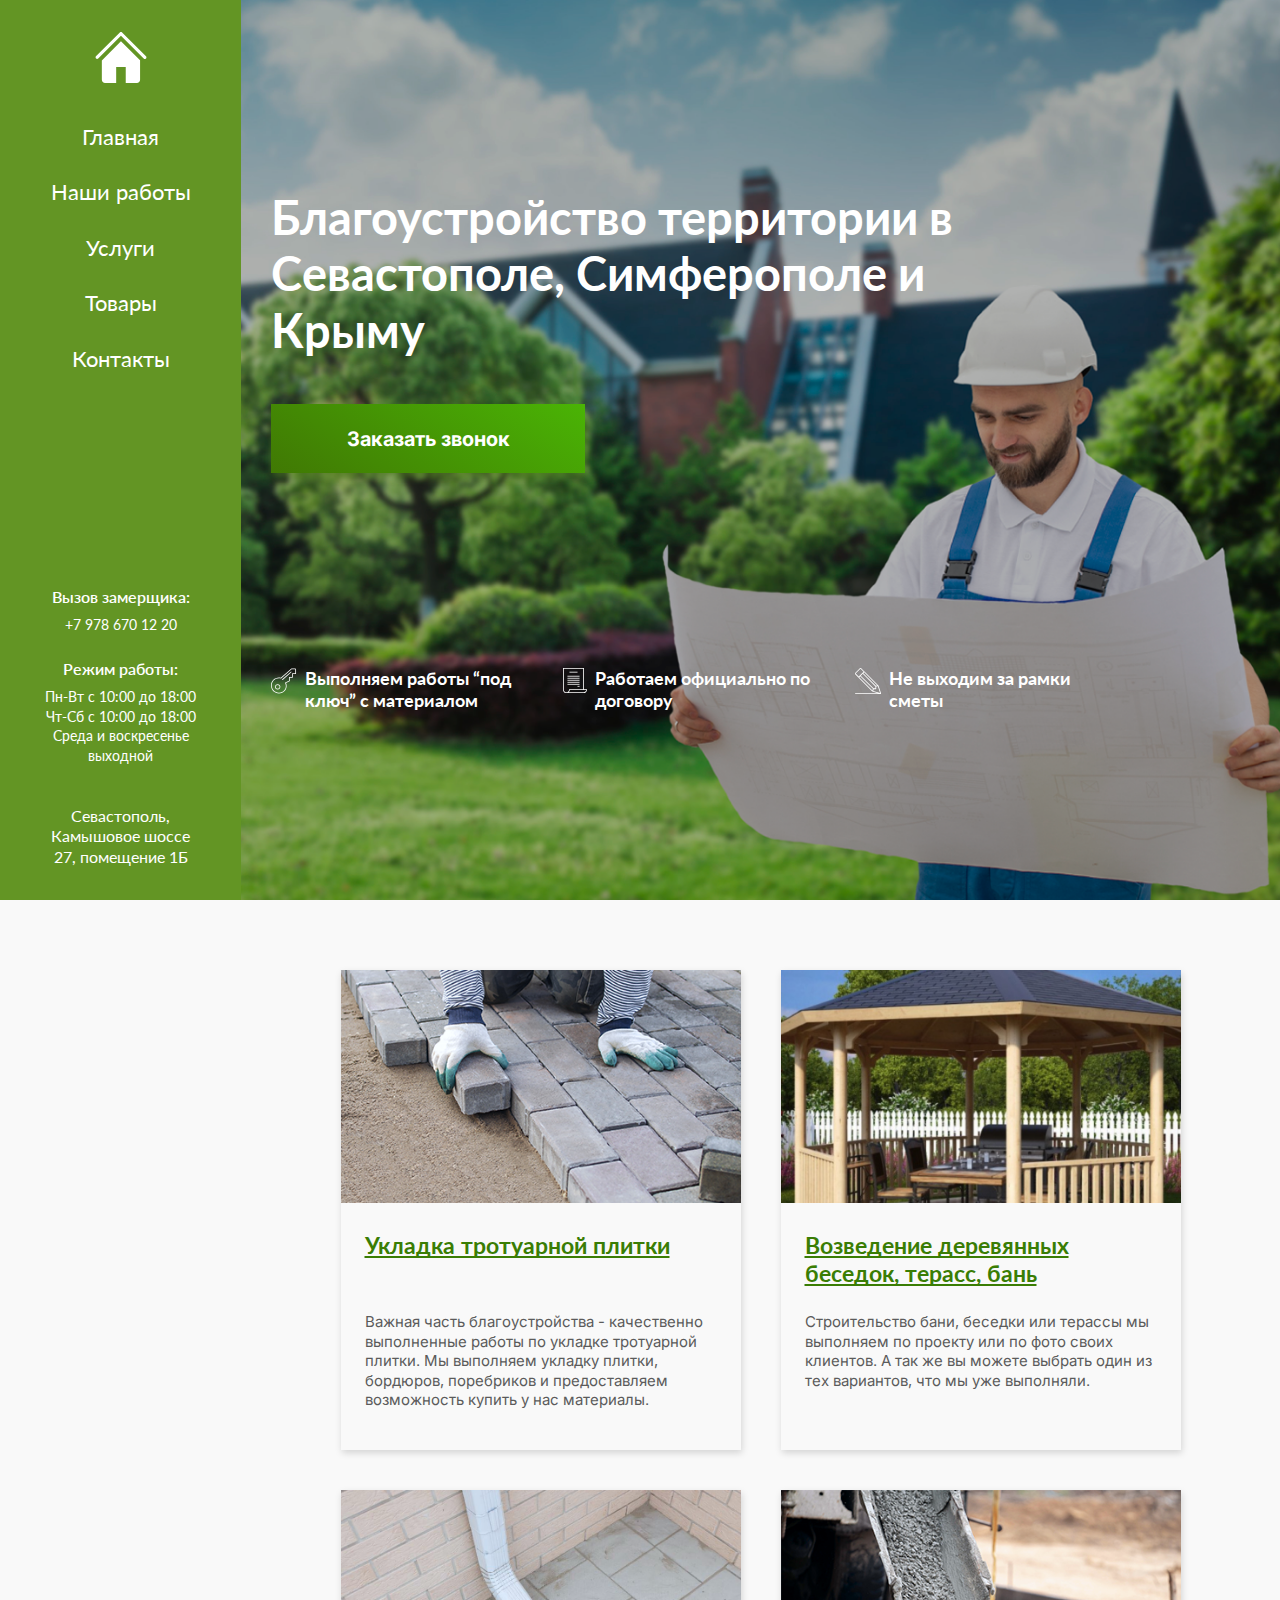
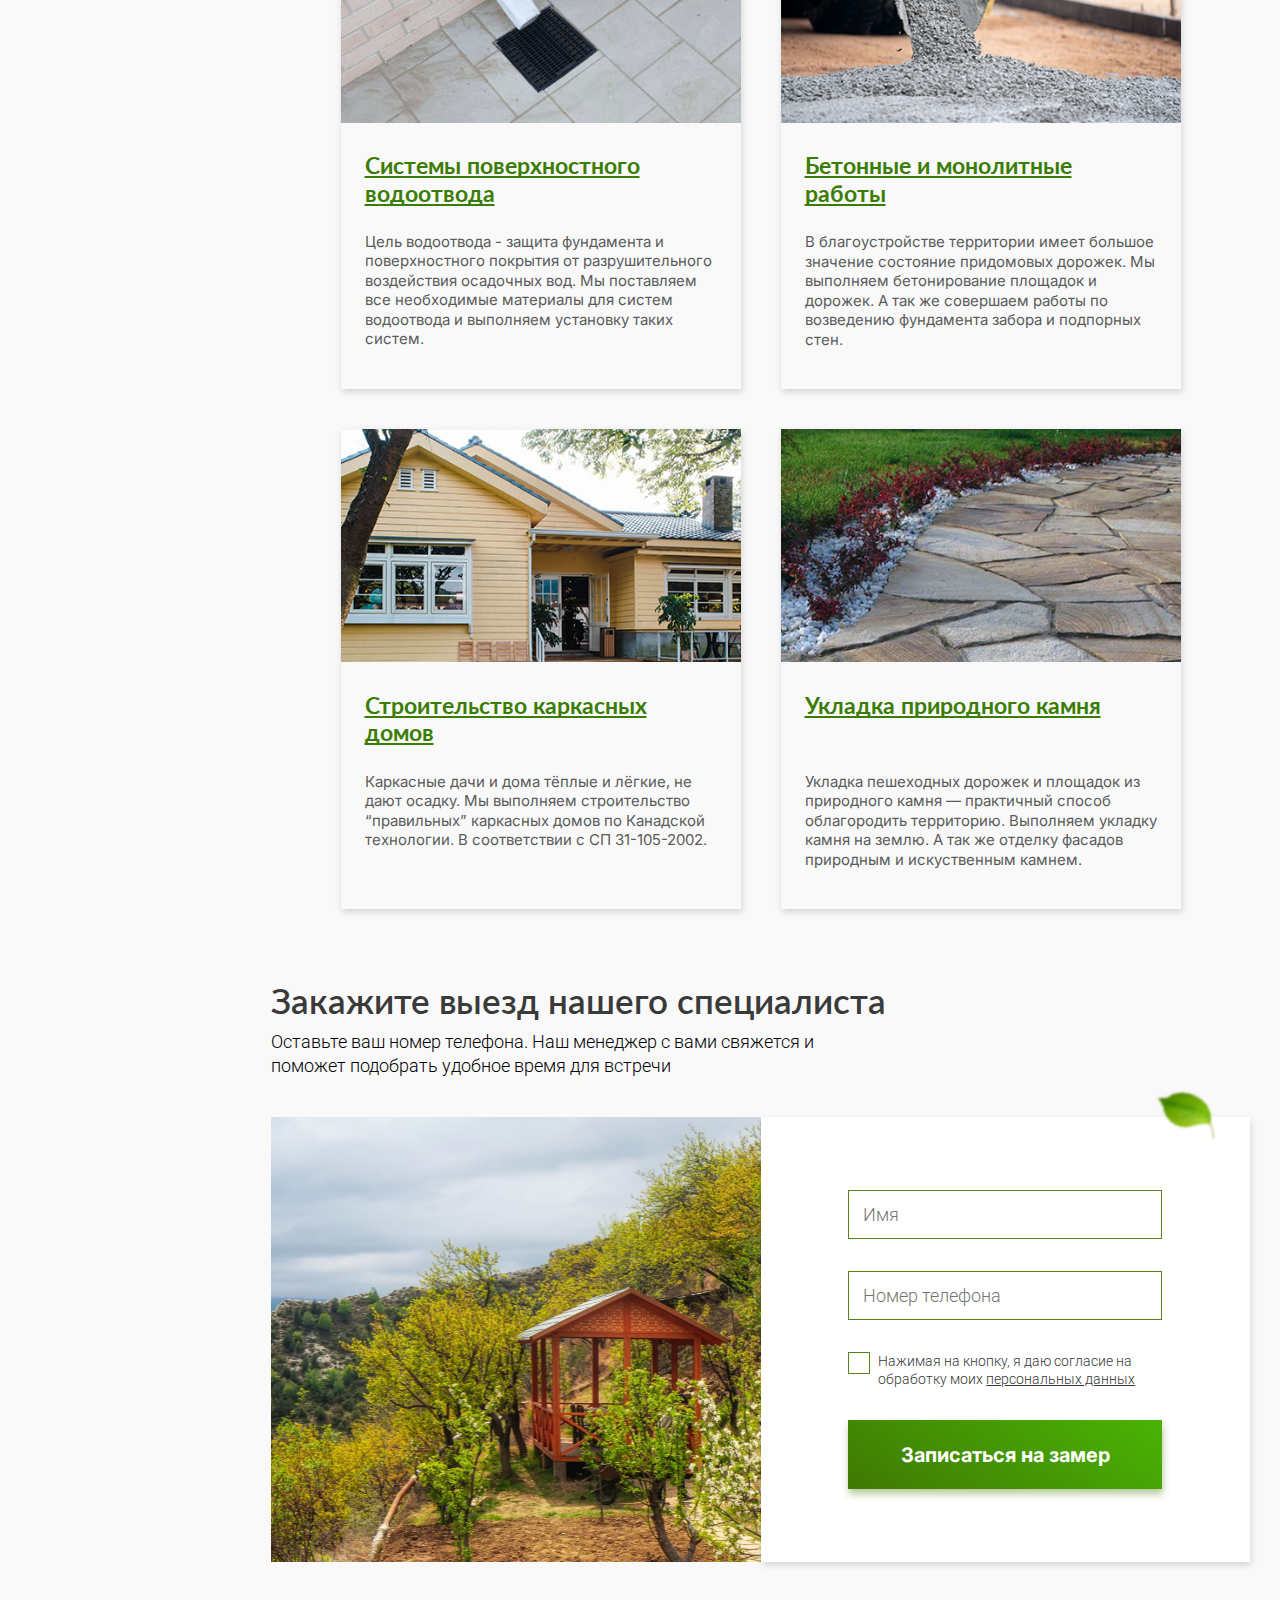
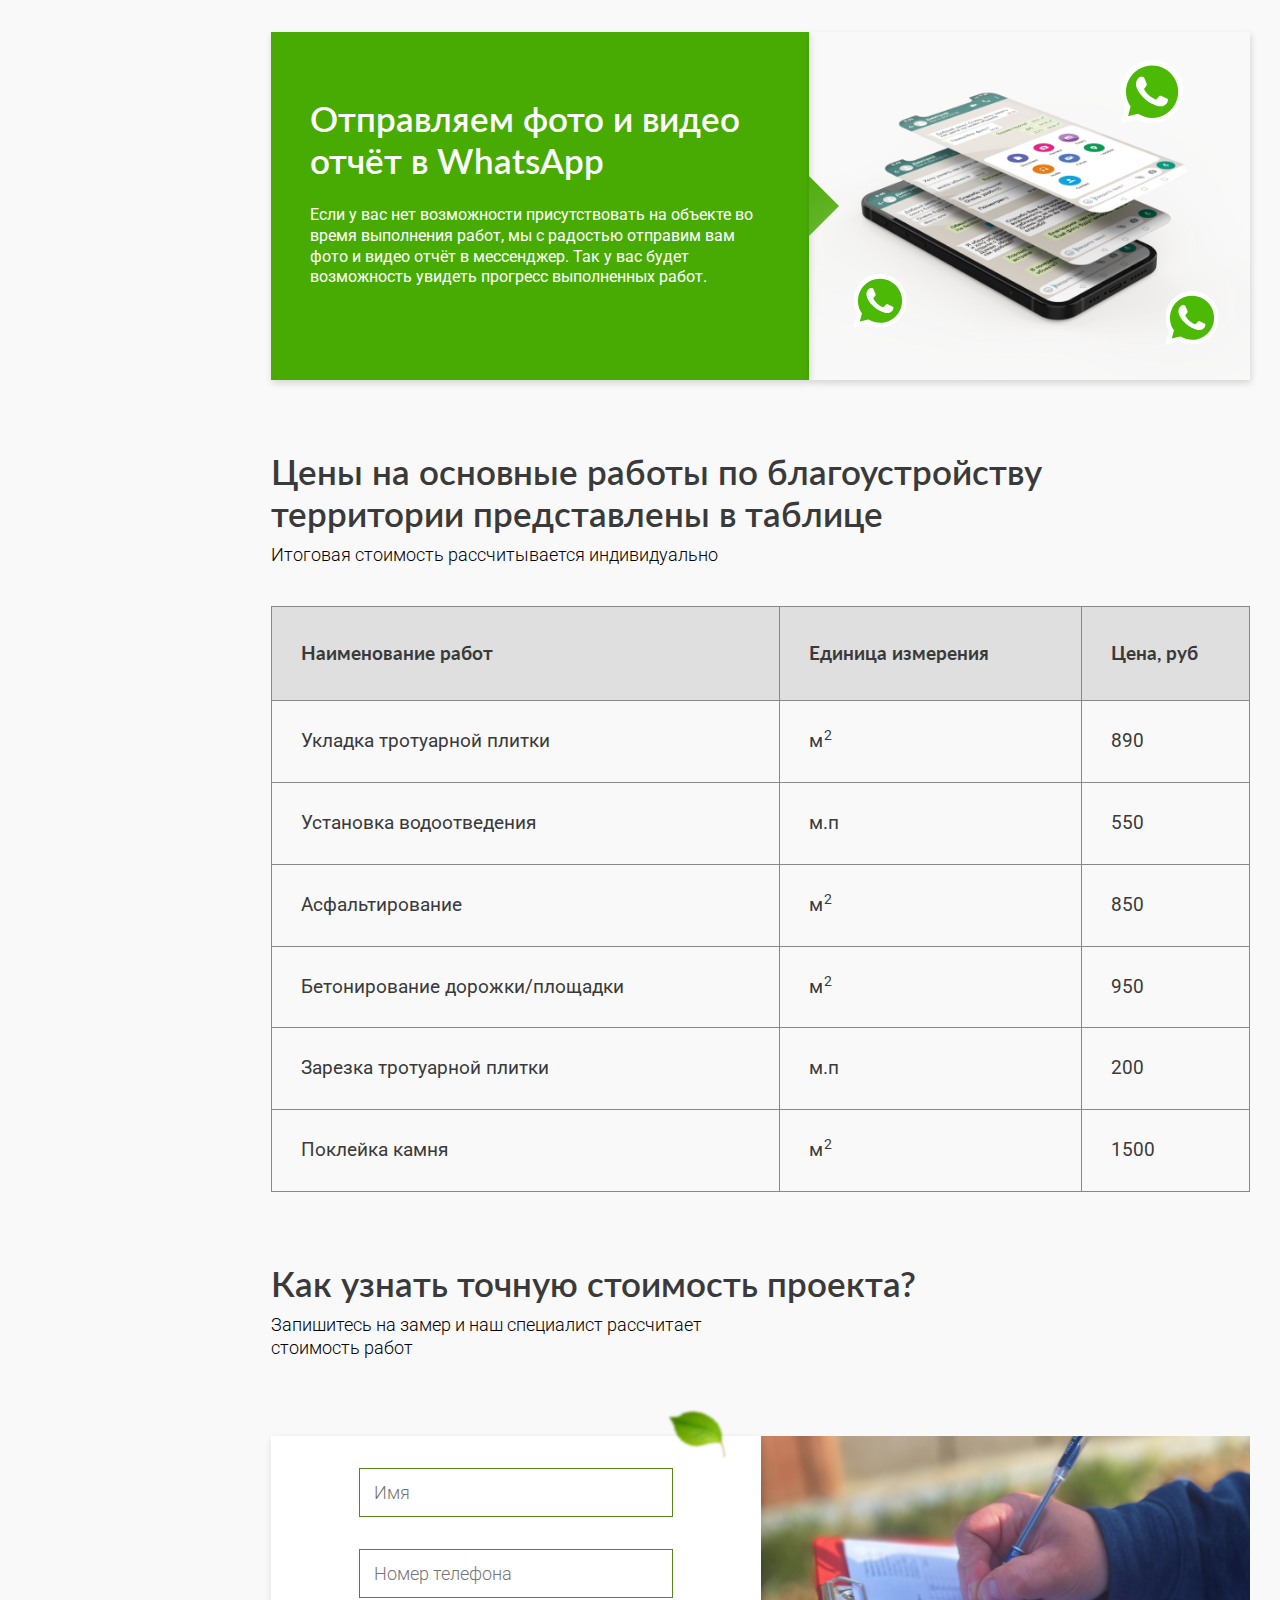
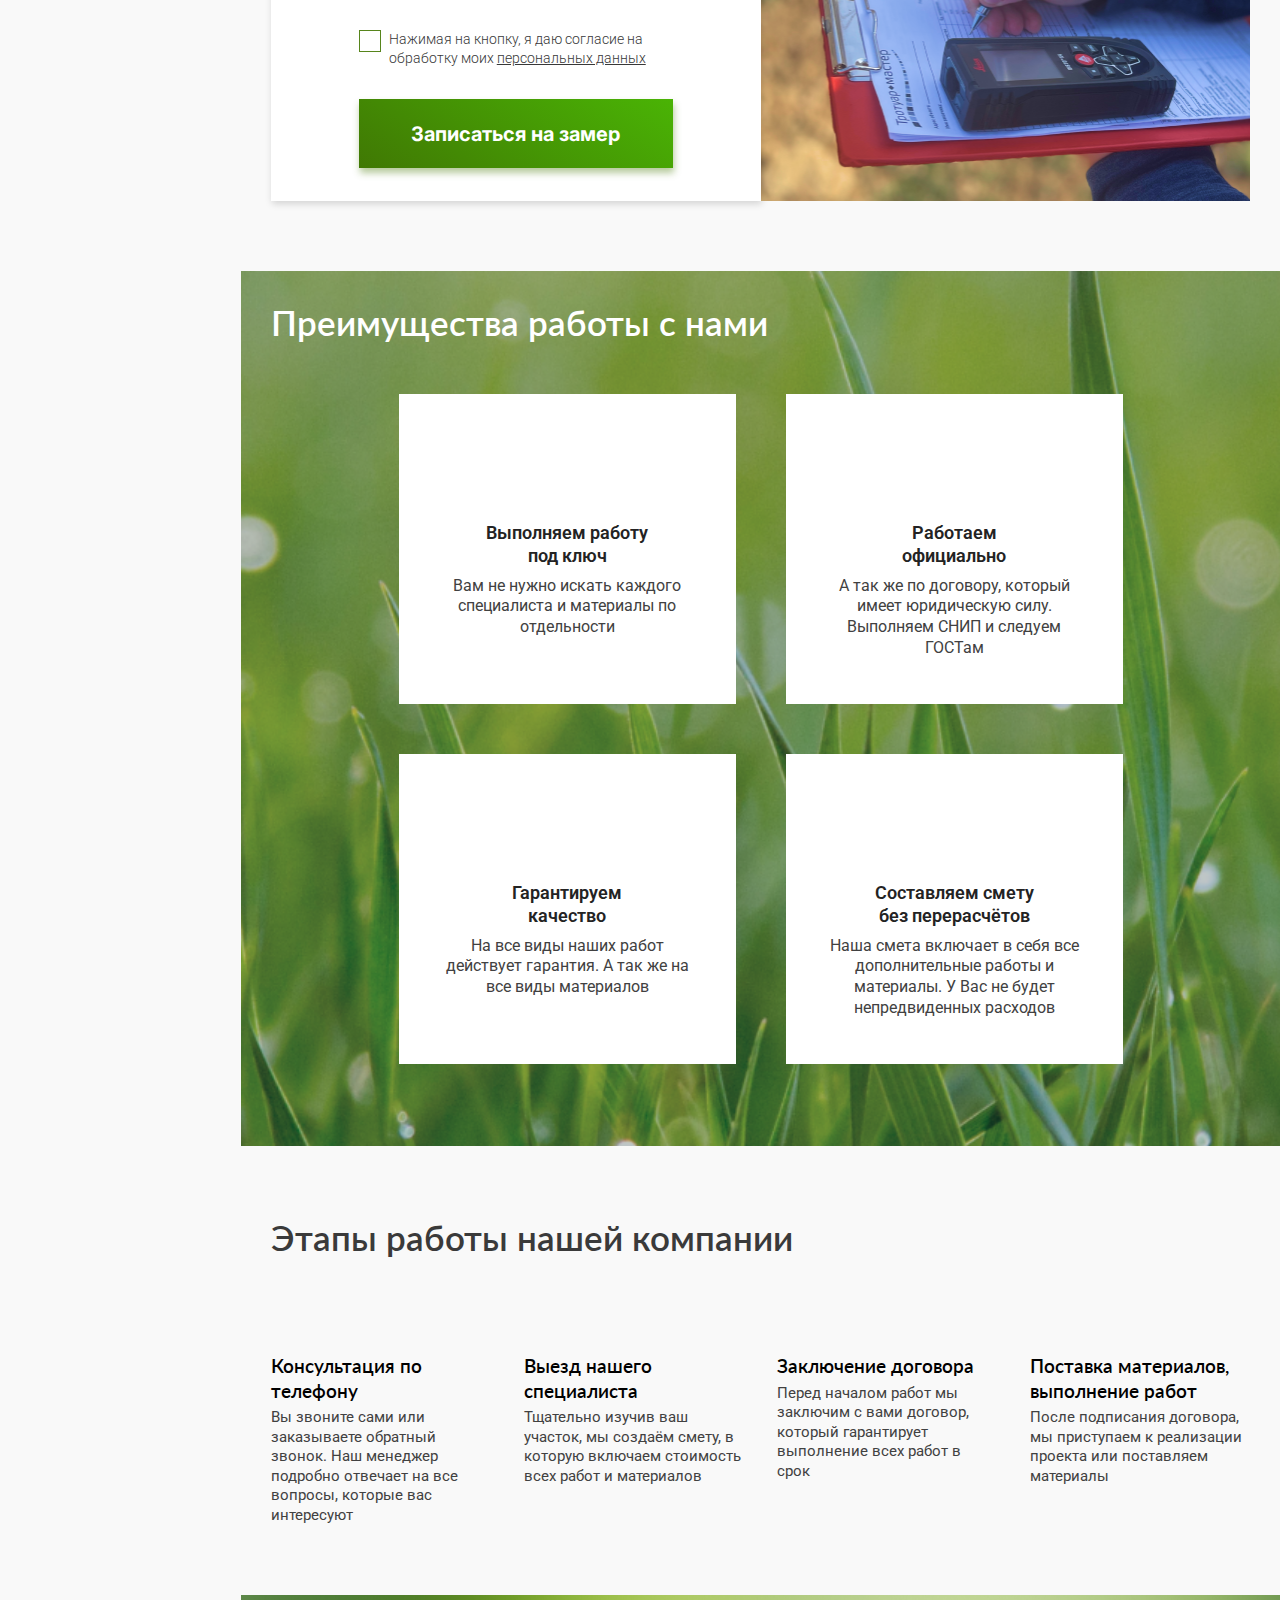
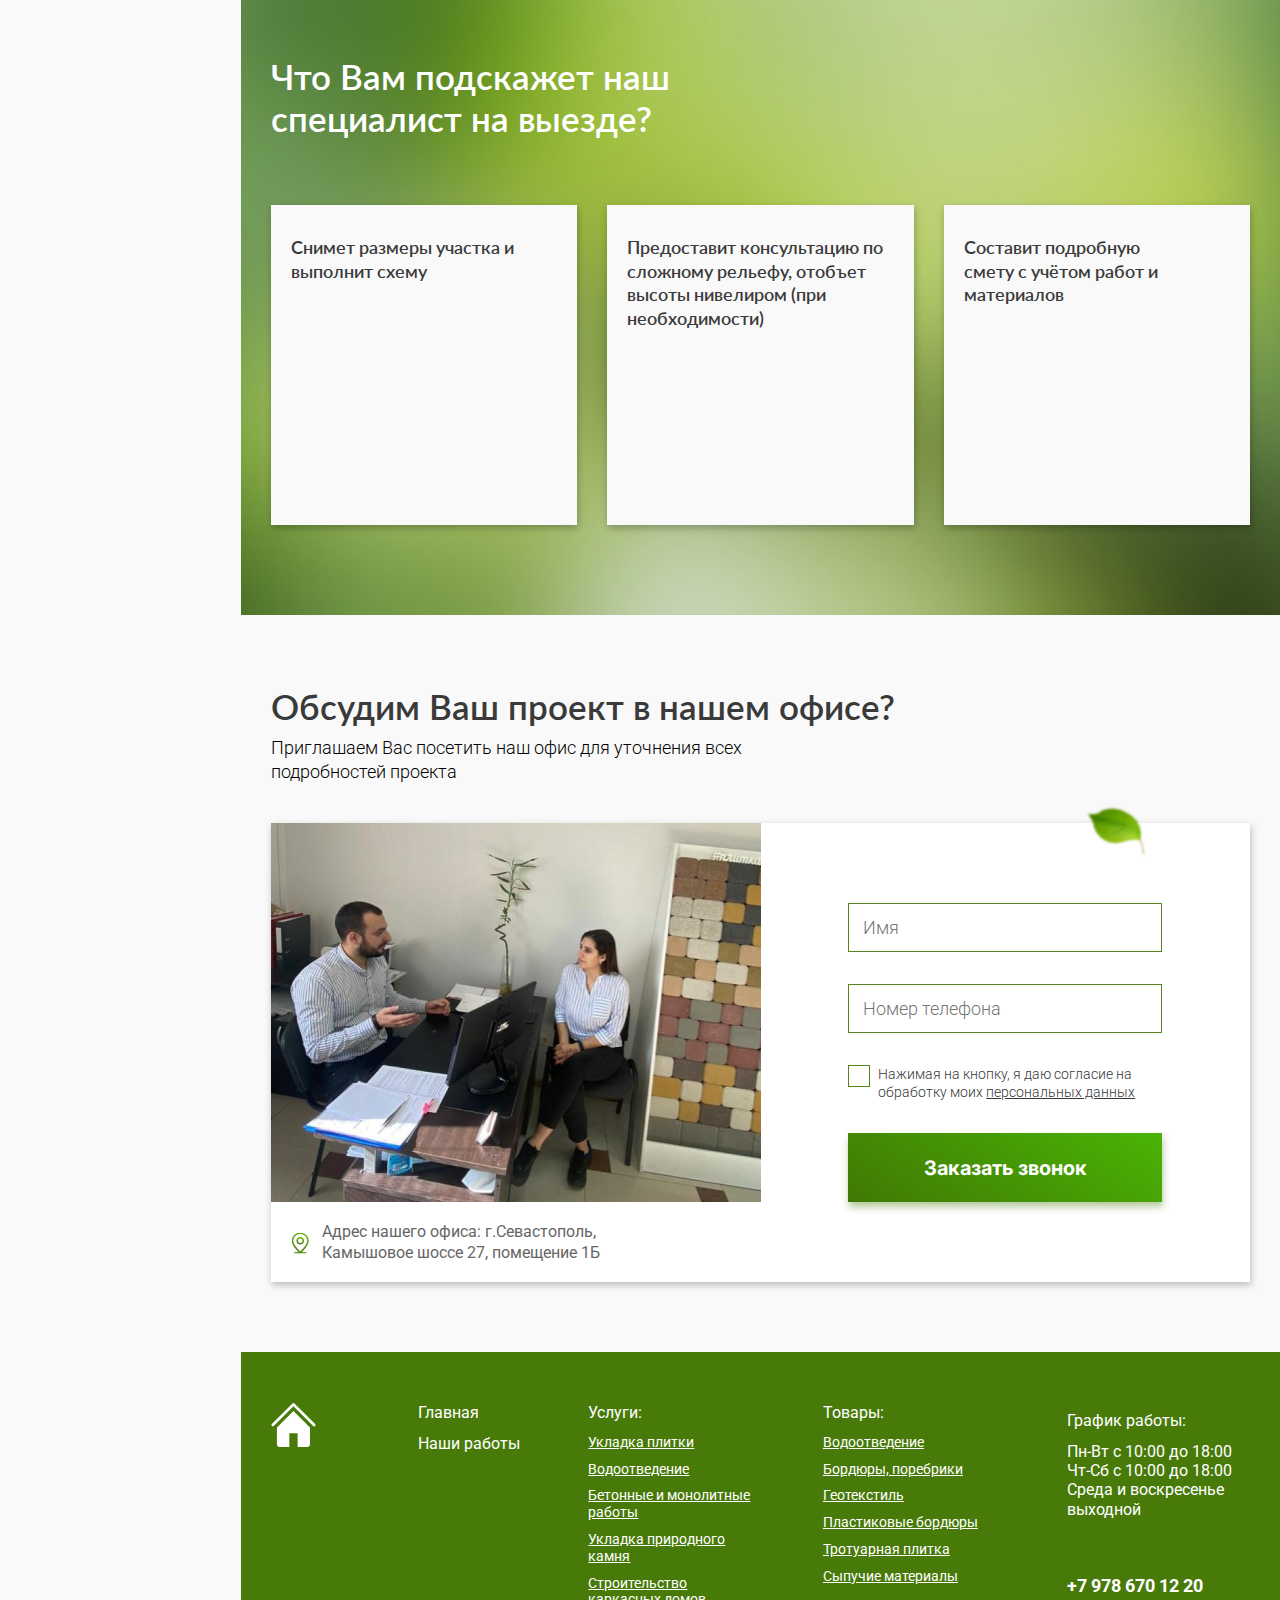
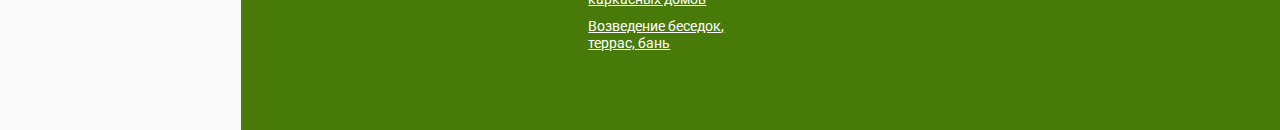
<file: index.html>
<!DOCTYPE html>
<html lang="ru">
<head>
	<meta charset="UTF-8">
	<meta name="viewport" content="width=device-width, initial-scale=1.0">
	
	<meta property="og:title" content="Мягкие окна в Крыму и Севастополе | Доступные цены на установку мягких окон с гарантией от производителя"/>
    <meta property="og:description" content='Компания "Море окон" занимается установкой мягких окон в Севастополе и по всему Крыму'/>
    <meta property="og:type" content="website"/>    
    <meta property="og:image" content="/img/logo.png"/>
    <title>Мягкие окна в Крыму и Севастополе | Доступные цены на установку мягких окон с гарантией от производителя</title>
    <meta name="description" content='Компания "Море окон" занимается установкой мягких окон в Севастополе и по всему Крыму | звоните по номеру +79786701220 и закажите мягкие окна по выгодной цене'>
    <meta property="twitter:description" content='Компания "Море окон" занимается установкой мягких окон в Севастополе и по всему Крыму'>
    <link href="https://webnazarevichi.ru" rel="canonical">
    <link rel="stylesheet" href="assets/css/normalize.css">
    <link rel="stylesheet" href="fonts/font.css">
    <link rel="stylesheet" href="css/style.css">
    <!-- <link rel="stylesheet" href="css/magnific-popup.css"> -->
    <!-- <link rel="stylesheet" href="css/font.css"> -->
    <!-- <link rel="stylesheet" href="css/style.min.css"> -->
    <!-- <link rel="shortcut icon" href="img/favicon.png" type="image/png"> -->
</head>
<body>
	<!-- Sidebar Start -->

	<sidebar class="sidebar">
			<nav>
				<div class="sidebar__wrapper">
					<div class="sidebar__nav">
						<div class="sidebar__logo">
							<a href="index.html"><img src="assets/icons/logo.svg" alt="logo" width="52" height="52"></a>
						</div>
						<ul class="sidebar__menu">
							<li><a href="index.html">Главная</a></li>
							<li><a href="">Наши работы</a></li>
							<li class="menu__li-hover">Услуги
								<ul class="sidebar__menu-hover_list">
									<li><a href="sidewalk.html">Укладка тротуарной плитки</a></li>
									<li><a href="drainage.html">Водоотведение</a></li>
									<li><a href="monolith.html">Бетонные работы</a></li>
									<li><a href="houses.html">Строительство каркасных домов</a></li>
									<li><a href="pavilions.html">Строительство беседок, террас, бань</a></li>
									<li><a href="natural-stone.html">Укладка камня</a></li>
								</ul>
								<span class="arrow"></span>
							</li>
							<li class="menu__li-hover">Товары
								<ul class="sidebar__menu-hover_list">
									<li><a href="">Тротуарная плитка</a></li>
									<li><a href="">Водоотведение</a></li>
									<li><a href="">Бордюры, поребрики</a></li>
									<li><a href="">Геотекстиль</a></li>
									<li><a href="">Пластиковые бордюры</a></li>
									<li><a href="">Сыпучие материалы</a></li>
								</ul>
								<span class="arrow"></span>
							</li>
							<li><a href="">Контакты</a></li>
						</ul>
					</div>
					<div class="sidebar__contact">
						<div class="sidebar__contact_call">
							<h4>Вызов замерщика:</h4>
							<p><a href="tel:+7 978 670 12 20">+7 978 670 12 20</a></p>
						</div>
						<div class="sidebar__contact_shedule">
							<h5>Режим работы:</h5>
							<p>Пн-Вт с 10:00 до 18:00
								Чт-Сб с 10:00 до 18:00
								Среда и воскресенье выходной
							</p>
						</div>
						<div class="sidebar__contact_addr">
							<address>Севастополь, Камышовое шоссе 27, помещение 1Б</address>
						</div>
					</div>
				</div>
			</nav>	
	</sidebar>

	<!-- Sidebar End -->

	<!-- Main Content Start -->

	<main>
		<!-- Promo Start -->

		<section class="promo">
			<header class="header-mobile">
				<nav>
					<div class="container">
						<div class="header-mobile__wrapper">
							<div class="header-mobile__logo">
								<a href="index.html"><img src="assets/icons/logo.svg" alt="logo" width="40" height="40"></a>	
							</div>
							<div class="header-mobile__phone">
								<a href="tel:+7 978 670 12 20">+7 978 670 12 20</a>
							</div>
							<div class="header-mobile__hamburger">
								<img src="assets/icons/burger.svg" alt="hamburger" width="43.5" height="29">
							</div>
						</div>
					</div>
				</nav>
			</header>
			<div class="container">
				<div class="promo__wrapper">
					<h1 class="promo__title">Благоустройство территории в Севастополе, Симферополе и Крыму</h1>
					<button class="btn btn_promo">Заказать звонок</button>
					<ul class="promo__advantages">
						<li>
							<img src="assets/icons/key.svg" alt="ключ" width="26" height="26">
							<h2>Выполняем работы “под ключ” с материалом</h2>
						</li>
						<li>
							<img src="assets/icons/paper.svg" alt="смета" width="26" height="26">
							<h2>Работаем официально по договору</h2>
						</li>
						<li>
							<img src="assets/icons/pencil.svg" alt="карандаш" width="26" height="26">
							<h2>Не выходим за рамки сметы</h2>
						</li>
					</ul>
				</div>
			</div>
		</section>
		<div class="promo-advantages">
			<ul class="promo-advantages__wrapper">
				<li>
					<img src="assets/icons/key-mob.svg" alt="Выполняем работы “под ключ” с материалом" width="38" height="38" loading="lazy">
					<h2>Выполняем работы “под ключ” с материалом</h2>
				</li>
				<li>
					<img src="assets/icons/paper-mob.svg" alt="Работаем официально по договору" width="37" height="39" loading="lazy">
					<h2>Работаем официально по договору</h2>
				</li>
				<li>
					<img src="assets/icons/pencil-mob.svg" alt="Не выходим за рамки сметы" width="38" height="38" loading="lazy">
					<h2>Не выходим за рамки сметы</h2>
				</li>
			</ul>
		</div>

		<!-- Promo End -->

		<!--Services Start-->

		<section class="services">
			<div class="container">
				<ul class="services__wrapper">
					<li>
						<a href=""><img src="assets/img/index/item-1.png" alt="Укладка тротуарной плитки" width="460" height="268" loading="lazy"></a>
						<a href=""><h2>Укладка тротуарной плитки</h2></a>
						<p>Важная часть благоустройства - качественно выполненные работы по укладке тротуарной плитки. Мы выполняем  укладку плитки, бордюров, поребриков и предоставляем возможность купить у нас материалы.</p>
					</li>
					<li>
						<a href=""><img src="assets/img/index/item-2.png" alt="Возведение деревянных беседок, терасс, бань" width="460" height="268" loading="lazy"></a>
						<a href=""><h2>Возведение деревянных беседок, терасс, бань</h2></a>
						<p>Строительство бани, беседки или терассы мы выполняем по проекту или по фото своих клиентов. А так же вы можете выбрать один из тех вариантов, что мы уже выполняли.</p>
					</li>
					<li>
						<a href=""><img src="assets/img/index/item-3.png" alt="Системы поверхностного водоотвода" width="460" height="268" loading="lazy"></a>
						<a href=""><h2>Системы поверхностного водоотвода</h2></a>
						<p>Цель водоотвода - защита фундамента и поверхностного покрытия от разрушительного воздействия осадочных вод. Мы поставляем все необходимые материалы для систем водоотвода и выполняем установку таких систем.</p>
					</li>
					<li>
						<a href=""><img src="assets/img/index/item-4.png" alt="Бетонные и монолитные работы" width="460" height="268" loading="lazy"></a>
						<a href=""><h2>Бетонные и монолитные работы</h2></a>
						<p>В благоустройстве территории имеет большое значение состояние придомовых дорожек. Мы выполняем бетонирование площадок и дорожек.
							А так же совершаем работы по возведению фундамента забора и подпорных стен.
						</p>
					</li>
					<li>
						<a href=""><img src="assets/img/index/item-5.png" alt="Строительство каркасных домов" width="460" height="268" loading="lazy"></a>
						<a href=""><h2>Строительство каркасных домов</h2></a>
						<p>Каркасные дачи и дома тёплые и лёгкие, не дают осадку. Мы выполняем строительство “правильных” каркасных домов по Канадской технологии. В соответствии с СП 31-105-2002.</p>
					</li>
					<li>
						<a href=""><img src="assets/img/index/item-6.png" alt="Укладка природного камня" width="460" height="268" loading="lazy"></a>
						<a href=""><h2>Укладка природного камня</h2></a>
						<p>Укладка пешеходных дорожек и площадок из природного камня — практичный способ облагородить территорию. Выполняем укладку камня на землю. А так же отделку фасадов природным и искуственным камнем.</p>
					</li>
				</ul>
			</div>
		</section>

		<!--Start End-->

		<!--Callback Start-->

		<section class="callback">
			<div class="container">
				<h2 class="callback__title">Закажите выезд нашего специалиста</h2>
				<h3 class="callback__subtitle">Оставьте ваш номер телефона. Наш менеджер с вами свяжется и поможет подобрать удобное время для встречи</h3>
				<div class="callback__wrapper">
					<div class="callback__form_block">
						<!-- <img src="assets/img/index/form_img-1.png" alt="Закажите выезд нашего специалиста" width="759" height="445" loading="lazy"> -->
					</div>
					<form class="callback__form" action="">
						<input type="text" name="name" placeholder="Имя">
						<input type="tel" name="phone" placeholder="Номер телефона">
						<div class="callback__check">
							<input type="checkbox" name="checkbox" id="confid">
							<label class="callback__check_label" for="confid">Нажимая на кнопку, я даю согласие на обработку моих <a href="politics.html" target="_blank"> персональных данных</a></label>
						</div>
						<button class="btn btn_form">Записаться на замер</button>
						<img class="callback__form_img callback__form_img-1" src="assets/img/index/leaf-1.png" alt="leaf" loading="lazy">
						<img class="callback__form_img callback__form_img-2" src="assets/img/index/leaf-2.png" alt="leaf" loading="lazy">
						<img class="callback__form_img callback__form_img-3" src="assets/img/index/leaf-3.png" alt="leaf" loading="lazy">
					</form>
				</div>
			</div>
		</section>

		<!--Callback End-->


		<!--Reports End-->

			<section class="reports">
				<div class="container">
					<div class="reports__wrapper">
						<div class="report__first">
							<h2>Отправляем фото и видео отчёт в WhatsApp</h2>
							<p>Если у вас нет возможности присутствовать на объекте во время выполнения работ, мы с радостью отправим вам фото и видео отчёт в мессенджер. Так у вас будет возможность увидеть прогресс выполненных работ.</p>
						</div>
						<div class="report__last">
							<img src="assets/icons/wht.svg" alt="WhatsApp" width="64" height="64" loading="lazy">
							<img src="assets/icons/wht.svg" alt="WhatsApp" width="54" height="54" loading="lazy">
							<img src="assets/icons/wht.svg" alt="WhatsApp" width="54" height="54" loading="lazy">
						</div>
					</div>
				</div>
			</section>

		<!--Reports End-->

		<!--Prices End-->

			<section class="prices">
				<div class="container">
					<div class="prices__wrapper">
						<h2 class="prices__title">Цены на основные работы по благоустройству территории представлены в таблице</h2>
						<h3 class="prices__subtitle">Итоговая стоимость рассчитывается индивидуально</h3>
						<table>
							<tbody>
								<tr>
									<th>Наименование работ</th>
									<th>Единица измерения</th>
									<th>Цена, руб</th>
								</tr>
								<tr>
									<td>Укладка тротуарной плитки</td>
									<td><span>м</span></td>
									<td>890</td>
								</tr>
								<tr>
									<td>Установка водоотведения</td>
									<td>м.п</td>
									<td>550</td>
								</tr>
								<tr>
									<td>Асфальтирование</td>
									<td><span>м</span></td>
									<td>850</td>
								</tr>
								<tr>
									<td>Бетонирование дорожки/площадки</td>
									<td><span>м</span></td>
									<td>950</td>
								</tr>
								<tr>
									<td>Зарезка тротуарной плитки</td>
									<td>м.п</td>
									<td>200</td>
								</tr>
								<tr>
									<td>Поклейка камня</td>
									<td><span>м</span></td>
									<td>1500</td>
								</tr>
							</tbody>
						</table>
					</div>
				</div>
			</section>

		<!--Prices End-->

		<!--Callback Start-->

		<section class="callback">
			<div class="container">
				<h2 class="callback__title">Как узнать точную стоимость проекта?</h2>
				<h3 class="callback__subtitle callback__subtitle-two">Запишитесь на замер и наш специалист рассчитает стоимость работ</h3>
				<div class="callback__wrapper callback__wrapper-two">					
					<form class="callback__form callback__form-two" action="">
						<input type="text" name="name" placeholder="Имя">
						<input type="tel" name="phone" placeholder="Номер телефона">
						<div class="callback__check">
							<input type="checkbox" name="checkbox" id="confid2">
							<label class="callback__check_label" for="confid2">Нажимая на кнопку, я даю согласие на обработку моих <a href="politics.html" target="_blank"> персональных данных</a></label>
						</div>
						<button class="btn btn_form">Записаться на замер</button>
						<img class="callback__form_img callback__form_img-1" src="assets/img/index/leaf-1.png" alt="leaf" loading="lazy">
						<img class="callback__form_img callback__form_img-2" src="assets/img/index/leaf-2.png" alt="leaf" loading="lazy">
						<img class="callback__form_img callback__form_img-3" src="assets/img/index/leaf-3.png" alt="leaf" loading="lazy">
					</form>
					<div class="callback__form_block callback__form_block-two">
						<!-- <img src="assets/img/index/form_img-2.png" alt="Закажите выезд нашего специалиста" width="704" height="365" loading="lazy"> -->
					</div>
				</div>
			</div>
		</section>

		<!--Callback End-->

		<!--Advantages Start-->

		<section class="advantages">
			<div class="container">
				<h2 class="advantages__title">Преимущества работы с нами</h2>
				<ul class="advantages__wrapper">
					<li class="advantages__item">
						<div><img src="assets/icons/adv-one.svg" alt="Выполняем работу под ключ" width="90" height="74" loading="lazy"></div>
						<hr>
						<h3>Выполняем работу под ключ</h3>
						<h4>Вам не нужно искать каждого специалиста и материалы по отдельности</h4>
					</li>
					<li class="advantages__item">
						<div><img src="assets/icons/adv-two.svg" alt="Работаем официально" width="83" height="75" loading="lazy"></div>
						<hr>
						<h3>Работаем официально</h3>
						<h4>А так же по договору, который имеет юридическую силу. Выполняем СНИП и следуем ГОСТам</h4>
					</li>
					<li class="advantages__item">
						<div><img src="assets/icons/adv-three.svg" alt="Гарантируем качество" width="98" height="79" loading="lazy"></div>
						<hr>
						<h3>Гарантируем качество</h3>
						<h4>На все виды наших работ действует гарантия. А так же на все виды материалов</h4>
					</li>
					<li class="advantages__item">
						<div><img src="assets/icons/adv-four.svg" alt="Гарантируем качество" width="79" height="81" loading="lazy"></div>
						<hr>
						<h3>Составляем смету без перерасчётов</h3>
						<h4>Наша смета включает в себя все дополнительные работы и материалы. У Вас не будет непредвиденных расходов</h4>
					</li>
				</ul>
			</div>
		</section>

		<!--Advantages End-->

		<!--Stages Start-->

		<section class="stages">
			<div class="container">
				<h2 class="stages__title">Этапы работы нашей компании</h2>
				<ul class="stages__wrapper">
					<li class="stages__item">
						<h3>Консультация по телефону</h3>
						<p>Вы звоните сами или заказываете обратный звонок. Наш менеджер подробно отвечает на все вопросы, которые вас интересуют</p>
						<img src="assets/img/index/1.png" alt="Консультация по телефону" loading="lazy">
					</li>
					<li class="stages__item">
						<h3>Выезд нашего специалиста</h3>
						<p>Тщательно  изучив ваш участок, мы создаём смету, в которую включаем стоимость всех работ и материалов</p>
						<img src="assets/img/index/2.png" alt="Выезд нашего специалиста" loading="lazy">
					</li>
					<li class="stages__item">
						<h3>Заключение договора</h3>
						<p>Перед началом работ мы заключим с вами договор, который гарантирует выполнение всех работ в срок</p>
						<img src="assets/img/index/3.png" alt="Заключение договора" loading="lazy">
					</li>
					<li class="stages__item">
						<h3>Поставка материалов, выполнение работ</h3>
						<p>После подписания договора, мы приступаем к реализации проекта  или поставляем материалы</p>
						<img src="assets/img/index/4.png" alt="Поставка материалов, выполнение работ" loading="lazy">
					</li>
				</ul>
			</div>
		</section>

		<!--Stages End-->

		<!--Specialist Start-->

		<section class="specialist">
			<div class="container">
				<h2 class="specialist__title">Что Вам подскажет наш специалист на выезде?</h2>
				<ul class="specialist__wrapper">
					<li class="specialist__item">
						<h3>Снимет размеры участка и выполнит схему</h3>
						<img src="assets/img/index/specialist-1.png" alt="Снимет размеры участка и выполнит схему" width="344" height="311" loading="lazy">
					</li>
					<li class="specialist__item">
						<h3>Предоставит консультацию по сложному рельефу, отобъет высоты нивелиром (при необходимости)</h3>
						<img src="assets/img/index/specialist-2.png" alt="Предоставит консультацию по сложному рельефу, отобъет высоты нивелиром (при необходимости)" width="298" height="198" loading="lazy">
					</li>
					<li class="specialist__item">
						<h3>Составит подробную смету с учётом  работ и материалов</h3>
						<img src="assets/img/index/specialist-3.png" alt="Составит подробную смету с учётом  работ и материалов" width="315" height="237" loading="lazy"> 
					</li>
				</ul>
			</div>
		</section>

		<!--Specialist End-->

		<!--Footer Callback Start-->

		<section class="callback-footer">
			<div class="container">
				<h2 class="callback-footer__title">Обсудим Ваш проект в нашем офисе?</h2>
				<h3 class="callback-footer__subtitle">Приглашаем Вас посетить наш офис для уточнения всех подробностей проекта</h3>
				<div class="callback-footer__wrapper">
					<div class="callback-footer__block">
						<div class="callback-footer__block_img"></div>
						<h4>Адрес нашего офиса: г.Севастополь, Камышовое шоссе 27, помещение 1Б</h4>
					</div>
					<form action="" class="callback-footer__form">
						<input type="text" name="name" placeholder="Имя">
						<input type="tel" name="phone" placeholder="Номер телефона">
						<div class="callback__check">
							<input type="checkbox" name="checkbox" id="confid3">
							<label class="callback__check_label" for="confid3">Нажимая на кнопку, я даю согласие на обработку моих <a href="politics.html" target="_blank"> персональных данных</a></label>
						</div>
						<button class="btn btn_form">Заказать звонок</button>
						<img class="callback-footer__form_img callback-footer__form_img-1" src="assets/img/index/leaf-1.png" alt="leaf" loading="lazy">
						<img class="callback-footer__form_img callback-footer__form_img-2" src="assets/img/index/leaf-4.png" alt="leaf" loading="lazy">
						<img class="callback-footer__form_img callback-footer__form_img-3" src="assets/img/index/leaf-5.png" alt="leaf" loading="lazy">
						<img class="callback-footer__form_img callback-footer__form_img-4" src="assets/img/index/leaf-6.png" alt="leaf" loading="lazy">
					</form>
				</div>
			</div>
		</section>
		<div class="callback-footer__address-mobile">
			<h4>Адрес нашего офиса: г.Севастополь, Камышовое шоссе 27, помещение 1Б</h4>
		</div>
		

		<!--Footer Callback End-->

	</main>

	<!-- Main Content End -->

	<!-- Footer Start -->

	<footer class="footer">
		<div class="container">
			<div class="footer__wrapper">
				<div class="footer__logo">
					<a href="index.html"><img src="assets/icons/logo.svg" alt="logo" width="45" height="45" loading="lazy"></a>
				</div>
				<div class="footer__wrapper-nav">
					<div class="footer__nav">
						<ul class="footer__menu">
							<li><a href="index.html">Главная</a></li>
							<li><a href="">Наши работы</a></li>
						</ul>
						<ul class="footer__services">
							<li>Услуги:</li>
							<li><a href="sidewalk.html">Укладка плитки</a></li>
							<li><a href="drainage.html">Водоотведение</a></li>
							<li><a href="monolith.html">Бетонные и монолитные работы</a></li>
							<li><a href="natural-stone.html">Укладка природного камня</a></li>
							<li><a href="houses.html">Строительство каркасных домов</a></li>
							<li><a href="pavilions.html">Возведение беседок, террас, бань</a></li>
						</ul>
						<ul class="footer__products">
							<li>Товары:</li>
							<li><a href="">Водоотведение</a></li>
							<li><a href="">Бордюры, поребрики</a></li>
							<li><a href="">Геотекстиль</a></li>
							<li><a href="">Пластиковые бордюры</a></li>
							<li><a href="">Тротуарная плитка</a></li>
							<li><a href="">Сыпучие материалы</a></li>
						</ul>
					</div>
					<div class="footer__contacts">
						<div class="footer__schedule">
							<img src="assets/icons/shedule.svg" alt="shedule" width="37" height="37" loading="lazy">
							<div>
								<h3>График работы:</h3>
								<p>Пн-Вт с 10:00 до 18:00
									Чт-Сб с 10:00 до 18:00
									Среда и воскресенье выходной
								</p>
							</div>
						</div>
						<div class="footer__phone">
							<img src="assets/icons/phone.svg" alt="phone" width="37" height="37" loading="lazy">
							<div>
								<h3><a href="tel:+7 978 670 12 20">+7 978 670 12 20</a></h3>
							</div>
						</div>
					</div>

				</div>
			</div>
		</div>
		<hr>
			<div class="footer__info">
				<div class="footer__info_logo">
					<a href="index.html"><img src="assets/icons/logo.svg" alt="logo" width="37" height="37" loading="lazy"></a>
				</div>
				<p>© 2022, ИП Рябуха Иван Михайлович</p>
				<p><a href="">Политика конфиденциальности</a></p>
			</div>
	</footer>

	<!-- Footer End -->


	<script src="https://code.jquery.com/jquery-3.6.0.min.js"></script>
	<script src="assets/js/main.js"></script>
	
</body>
</html>
</file>
<file: fonts/font.css>
@font-face {
    font-family: 'Lato';
    src: local('Lato Semibold'), local('Lato-Semibold'), url('latosemibold.woff2') format('woff2'), url('latosemibold.woff') format('woff'), url('latosemibold.ttf') format('truetype');
    font-weight: 600;
    font-style: normal;
}
@font-face {
    font-family: 'Roboto';
    src: local('Roboto Medium'), local('Roboto-Medium'), url('Robotomedium.woff2') format('woff2'), url('Robotomedium.woff') format('woff'), url('Robotomedium.ttf') format('truetype');
    font-weight: 500;
    font-style: normal;
}
</file>
<file: css/style.css>
/*Buttons*/
@import url("https://fonts.googleapis.com/css2?family=Inter:wght@400;700&family=Lato:wght@400;700&family=Roboto:wght@300;400;700&display=swap");
.btn {
  display: block;
  width: 314px;
  height: 69px;
  background: linear-gradient(213.44deg, #4BB905 -9.12%, #3B5A03 151.08%);
  box-shadow: 1px 5px 7px rgba(93, 137, 35, 0.45);
  cursor: pointer;
  font-family: "Inter", sans-serif;
  font-style: normal;
  font-weight: 700;
  font-size: 20px;
  line-height: 120%;
  color: #FFFFFF;
}

@media (max-width: 991px) {
  .btn {
    width: 264px;
    height: 64px;
    font-size: 18px;
  }
}

.btn_promo {
  margin-top: 45px;
}

.btn_form {
  margin-top: 32px;
}

@media (max-width: 700px) {
  .btn_form {
    margin-top: 20px;
  }
}

@media (max-width: 575px) {
  .btn_form {
    width: 100%;
    font-size: 15px;
    max-width: 264px;
    height: 56px;
  }
}

.btn_service {
  margin: 0 auto;
  margin-top: 60px;
}

@media (max-width: 991px) {
  .btn_service {
    width: 264px;
    height: 64px;
    font-size: 18px;
  }
}

@media (max-width: 768px) {
  .btn_service {
    margin-top: 30px;
  }
}

@media (max-width: 575px) {
  .btn_service {
    font-size: 15px;
    max-width: 264px;
    height: 56px;
  }
}

.btn_sidewalk-slider {
  display: flex;
  align-items: center;
  justify-content: center;
  margin: 0 auto;
  margin-top: 50px;
}

@media (max-width: 991px) {
  .btn_sidewalk-slider {
    width: 264px;
    height: 64px;
    font-size: 18px;
  }
}

@media (max-width: 768px) {
  .btn_sidewalk-slider {
    margin-top: 30px;
  }
}

@media (max-width: 575px) {
  .btn_sidewalk-slider {
    font-size: 15px;
    max-width: 264px;
    height: 56px;
  }
}

.sidebar {
  position: fixed;
  height: 100%;
  width: 241px;
  background: #639524;
  z-index: 3;
}

@media (max-width: 1200px) {
  .sidebar {
    display: none;
  }
}

.sidebar__wrapper {
  height: 100%;
  min-height: 100vh;
  display: flex;
  flex-direction: column;
  align-items: center;
  justify-content: space-between;
}

.sidebar__logo {
  margin-top: 43px;
  margin-bottom: 60px;
}

@media (max-width: 1700px) {
  .sidebar__logo {
    margin-top: 32px;
    margin-bottom: 40px;
  }
}

.sidebar__logo img {
  display: block;
  margin: 0 auto;
}

.sidebar__menu li {
  position: relative;
  font-family: "Lato", sans-serif;
  font-style: normal;
  font-weight: 400;
  font-size: 22px;
  line-height: 120%;
  color: #FFFFFF;
  margin-bottom: 29px;
  text-align: center;
  cursor: pointer;
}

.sidebar__menu li:last-child {
  margin-bottom: 0;
}

.sidebar__menu li a {
  color: #FFFFFF;
}

.sidebar__menu li .arrow {
  position: absolute;
  display: block;
  right: 0;
  top: 0;
  width: 0;
  height: 0;
  border-style: solid;
  border-width: 20px 20px 20px 0;
  border-color: transparent #487A0A transparent transparent;
  transition: .2s linear;
  opacity: 0;
  visibility: hidden;
  transform: translateX(-5px);
}

.menu__li-hover {
  width: 241px;
}

.menu__li-hover:hover > .sidebar__menu-hover_list {
  transform: translateX(0);
  opacity: 1;
  visibility: visible;
}

.menu__li-hover:hover > .arrow {
  opacity: 1;
  visibility: visible;
  transform: translateX(0);
}

.sidebar__menu-hover_list {
  position: absolute;
  top: 0;
  right: -107%;
  width: 258px;
  transform: translateX(10px);
  opacity: 0;
  visibility: hidden;
  transition: .2s ease-in-out;
  background: #487A0A;
  display: flex;
  flex-direction: column;
  justify-content: center;
}

.sidebar__menu-hover_list:before {
  content: "";
  position: absolute;
  display: block;
  top: -1000px;
  height: 1000px;
  left: 0;
  right: 0;
  width: 100%;
  background: #487A0A;
}

.sidebar__menu-hover_list:after {
  content: "";
  position: absolute;
  display: block;
  bottom: -1000px;
  height: 1000px;
  left: 0;
  right: 0;
  width: 100%;
  background: #487A0A;
}

.sidebar__menu-hover_list li {
  text-align: left;
  margin-bottom: 12px;
  padding-left: 22px;
  position: relative;
}

.sidebar__menu-hover_list li:last-child {
  margin-bottom: 0;
}

.sidebar__menu-hover_list li a {
  display: block;
  max-width: 213px;
  font-family: "Lato", sans-serif;
  font-style: normal;
  font-weight: 500;
  font-size: 18px;
  line-height: 130%;
  color: #FFFFFF;
  text-align: left;
}

.sidebar__contact_call {
  text-align: center;
  margin-bottom: 24px;
}

.sidebar__contact_call h4 {
  font-family: "Lato", sans-serif;
  font-style: normal;
  font-weight: 600;
  font-size: 16px;
  line-height: 120%;
  color: #FFFFFF;
}

.sidebar__contact_call p {
  margin-top: 9px;
}

.sidebar__contact_call p a {
  font-family: "Lato", sans-serif;
  font-style: normal;
  font-weight: 400;
  font-size: 14px;
  line-height: 140%;
  color: #FFFFFF;
}

.sidebar__contact_shedule {
  margin-bottom: 40px;
}

.sidebar__contact_shedule h5 {
  font-family: "Lato", sans-serif;
  font-style: normal;
  font-weight: 600;
  font-size: 16px;
  line-height: 120%;
  color: #FFFFFF;
  text-align: center;
}

.sidebar__contact_shedule p {
  font-family: "Lato", sans-serif;
  font-style: normal;
  font-weight: 400;
  font-size: 14px;
  line-height: 140%;
  text-align: center;
  color: #FFFFFF;
  margin: 0 auto;
  max-width: 154px;
  margin-top: 9px;
}

.sidebar__contact_addr {
  margin-bottom: 52px;
}

@media (max-width: 1700px) {
  .sidebar__contact_addr {
    margin-bottom: 32px;
  }
}

.sidebar__contact_addr address {
  font-family: "Lato", sans-serif;
  font-style: normal;
  font-weight: 400;
  font-size: 16px;
  line-height: 130%;
  text-align: center;
  color: #FFFFFF;
  max-width: 139px;
  margin: 0 auto;
}

.stages {
  margin-left: 241px;
  padding: 100px 0 50px;
}

@media (max-width: 1400px) {
  .stages {
    padding: 70px 0 20px;
  }
}

@media (max-width: 1200px) {
  .stages {
    margin-left: 0;
  }
}

@media (max-width: 575px) {
  .stages {
    padding: 50px 0 0;
  }
}

.stages__title {
  font-family: "Lato", sans-serif;
  font-style: normal;
  font-weight: 600;
  font-size: 40px;
  line-height: 120%;
  color: #3A3A3A;
}

@media (max-width: 1400px) {
  .stages__title {
    font-size: 35px;
  }
}

@media (max-width: 575px) {
  .stages__title {
    font-size: 24px;
  }
}

.stages__wrapper {
  display: flex;
  justify-content: space-between;
  margin-top: 96px;
}

@media (max-width: 991px) {
  .stages__wrapper {
    flex-wrap: wrap;
    justify-content: center;
    gap: 50px;
  }
}

@media (max-width: 768px) {
  .stages__wrapper {
    gap: 30px;
  }
}

@media (max-width: 575px) {
  .stages__wrapper {
    gap: 60px;
    margin-top: 45px;
  }
}

.stages__item {
  position: relative;
  max-width: 305px;
  width: calc(100%/4 - 25px);
  height: 120px;
}

@media (max-width: 1700px) {
  .stages__item {
    height: auto;
  }
}

@media (max-width: 991px) {
  .stages__item {
    width: calc(100%/2 - 20px);
  }
}

@media (max-width: 575px) {
  .stages__item {
    width: 100%;
  }
}

.stages__item h3 {
  max-width: 262px;
  font-family: "Lato", sans-serif;
  font-style: normal;
  font-weight: 600;
  font-size: 20px;
  line-height: 130%;
  color: #000000;
}

@media (max-width: 1400px) {
  .stages__item h3 {
    font-size: 19px;
  }
}

.stages__item p {
  max-width: 288px;
  font-family: "Roboto", sans-serif;
  font-style: normal;
  font-weight: 400;
  font-size: 16px;
  line-height: 130%;
  color: #414141;
  margin-top: 5px;
}

@media (max-width: 1700px) {
  .stages__item p {
    font-size: 15px;
  }
}

.stages__item img {
  position: absolute;
  top: -40px;
  right: -10px;
}

@media (max-width: 575px) {
  .stages__item img {
    width: 60px;
    top: -25px;
    right: 10px;
  }
}

/* Slider */
.slick-slider {
  position: relative;
  display: block;
  box-sizing: border-box;
  -webkit-touch-callout: none;
  user-select: none;
  touch-action: pan-y;
  -webkit-tap-highlight-color: transparent;
}

.slick-list {
  position: relative;
  overflow: hidden;
  display: block;
  margin: 0;
  padding: 0;
}

.slick-list:focus {
  outline: none;
}

.slick-list.dragging {
  cursor: pointer;
  cursor: hand;
}

.slick-slider .slick-track,
.slick-slider .slick-list {
  transform: translate3d(0, 0, 0);
}

.slick-track {
  position: relative;
  left: 0;
  top: 0;
  display: block;
  margin-left: auto;
  margin-right: auto;
}

.slick-track:before, .slick-track:after {
  content: "";
  display: table;
}

.slick-track:after {
  clear: both;
}

.slick-loading .slick-track {
  visibility: hidden;
}

.slick-slide {
  float: left;
  height: 100%;
  min-height: 1px;
  display: none;
}

[dir="rtl"] .slick-slide {
  float: right;
}

.slick-slide img {
  display: block;
}

.slick-slide.slick-loading img {
  display: none;
}

.slick-slide.dragging img {
  pointer-events: none;
}

.slick-initialized .slick-slide {
  display: block;
}

.slick-loading .slick-slide {
  visibility: hidden;
}

.slick-vertical .slick-slide {
  display: block;
  height: auto;
  border: 1px solid transparent;
}

.slick-arrow.slick-hidden {
  display: none;
}

.sidewalk-change {
  margin-left: 241px;
  padding: 50px 0;
}

@media (max-width: 1700px) {
  .sidewalk-change {
    padding-bottom: 20px;
  }
}

@media (max-width: 1200px) {
  .sidewalk-change {
    margin-left: 0;
  }
}

@media (max-width: 575px) {
  .sidewalk-change {
    padding-bottom: 0;
  }
}

.sidewalk-change__wrapper {
  position: relative;
  max-width: 1250px;
  margin: 0 auto;
}

.sidewalk-change__wrapper img {
  max-width: 100%;
}

.sidewalk-change__title {
  display: block;
  margin: 0 auto;
  margin-bottom: 60px;
  max-width: 680px;
  font-family: "Lato", sans-serif;
  font-style: normal;
  font-weight: 600;
  font-size: 40px;
  line-height: 120%;
  text-align: center;
  color: #3A3A3A;
}

@media (max-width: 1400px) {
  .sidewalk-change__title {
    font-size: 35px;
  }
}

@media (max-width: 768px) {
  .sidewalk-change__title {
    text-align: left;
    margin-bottom: 30px;
  }
}

@media (max-width: 575px) {
  .sidewalk-change__title {
    font-size: 24px;
    margin-bottom: 15px;
  }
}

/* Magnific Popup CSS */
.mfp-bg {
  top: 0;
  left: 0;
  width: 100%;
  height: 100%;
  z-index: 1042;
  overflow: hidden;
  position: fixed;
  background: #0b0b0b;
  opacity: 0.8;
}

.mfp-wrap {
  top: 0;
  left: 0;
  width: 100%;
  height: 100%;
  z-index: 1043;
  position: fixed;
  outline: none !important;
  -webkit-backface-visibility: hidden;
}

.mfp-container {
  text-align: center;
  position: absolute;
  width: 100%;
  height: 100%;
  left: 0;
  top: 0;
  padding: 0 8px;
  box-sizing: border-box;
}

.mfp-container:before {
  content: '';
  display: inline-block;
  height: 100%;
  vertical-align: middle;
}

.mfp-align-top .mfp-container:before {
  display: none;
}

.mfp-content {
  position: relative;
  display: inline-block;
  vertical-align: middle;
  margin: 0 auto;
  text-align: left;
  z-index: 1045;
}

.mfp-inline-holder .mfp-content,
.mfp-ajax-holder .mfp-content {
  width: 100%;
  cursor: auto;
}

.mfp-ajax-cur {
  cursor: progress;
}

.mfp-zoom-out-cur, .mfp-zoom-out-cur .mfp-image-holder .mfp-close {
  cursor: zoom-out;
}

.mfp-zoom {
  cursor: pointer;
  cursor: zoom-in;
}

.mfp-auto-cursor .mfp-content {
  cursor: auto;
}

.mfp-close,
.mfp-arrow,
.mfp-preloader,
.mfp-counter {
  user-select: none;
}

.mfp-loading.mfp-figure {
  display: none;
}

.mfp-hide {
  display: none !important;
}

.mfp-preloader {
  color: #CCC;
  position: absolute;
  top: 50%;
  width: auto;
  text-align: center;
  margin-top: -0.8em;
  left: 8px;
  right: 8px;
  z-index: 1044;
}

.mfp-preloader a {
  color: #CCC;
}

.mfp-preloader a:hover {
  color: #FFF;
}

.mfp-s-ready .mfp-preloader {
  display: none;
}

.mfp-s-error .mfp-content {
  display: none;
}

button.mfp-close,
button.mfp-arrow {
  overflow: visible;
  cursor: pointer;
  background: transparent;
  border: 0;
  -webkit-appearance: none;
  display: block;
  outline: none;
  padding: 0;
  z-index: 1046;
  box-shadow: none;
  touch-action: manipulation;
}

button::-moz-focus-inner {
  padding: 0;
  border: 0;
}

.mfp-close {
  width: 44px;
  height: 44px;
  line-height: 44px;
  position: absolute;
  right: 0;
  top: 0;
  text-decoration: none;
  text-align: center;
  opacity: 0.65;
  padding: 0 0 18px 10px;
  color: #FFF;
  font-style: normal;
  font-size: 28px;
  font-family: Arial, Baskerville, monospace;
}

.mfp-close:hover,
.mfp-close:focus {
  opacity: 1;
}

.mfp-close:active {
  top: 1px;
}

.mfp-close-btn-in .mfp-close {
  color: #333;
}

.mfp-image-holder .mfp-close,
.mfp-iframe-holder .mfp-close {
  color: #FFF;
  right: -6px;
  text-align: right;
  padding-right: 6px;
  width: 100%;
}

.mfp-counter {
  position: absolute;
  top: 0;
  right: 0;
  color: #CCC;
  font-size: 12px;
  line-height: 18px;
  white-space: nowrap;
}

.mfp-arrow {
  position: absolute;
  opacity: 0.65;
  margin: 0;
  top: 50%;
  margin-top: -55px;
  padding: 0;
  width: 90px;
  height: 110px;
  -webkit-tap-highlight-color: transparent;
}

.mfp-arrow:active {
  margin-top: -54px;
}

.mfp-arrow:hover,
.mfp-arrow:focus {
  opacity: 1;
}

.mfp-arrow:before,
.mfp-arrow:after {
  content: '';
  display: block;
  width: 0;
  height: 0;
  position: absolute;
  left: 0;
  top: 0;
  margin-top: 35px;
  margin-left: 35px;
  border: medium inset transparent;
}

.mfp-arrow:after {
  border-top-width: 13px;
  border-bottom-width: 13px;
  top: 8px;
}

.mfp-arrow:before {
  border-top-width: 21px;
  border-bottom-width: 21px;
  opacity: 0.7;
}

.mfp-arrow-left {
  left: 0;
}

.mfp-arrow-left:after {
  border-right: 17px solid #FFF;
  margin-left: 31px;
}

.mfp-arrow-left:before {
  margin-left: 25px;
  border-right: 27px solid #3F3F3F;
}

.mfp-arrow-right {
  right: 0;
}

.mfp-arrow-right:after {
  border-left: 17px solid #FFF;
  margin-left: 39px;
}

.mfp-arrow-right:before {
  border-left: 27px solid #3F3F3F;
}

.mfp-iframe-holder {
  padding-top: 40px;
  padding-bottom: 40px;
}

.mfp-iframe-holder .mfp-content {
  line-height: 0;
  width: 100%;
  max-width: 900px;
}

.mfp-iframe-holder .mfp-close {
  top: -40px;
}

.mfp-iframe-scaler {
  width: 100%;
  height: 0;
  overflow: hidden;
  padding-top: 56.25%;
}

.mfp-iframe-scaler iframe {
  position: absolute;
  display: block;
  top: 0;
  left: 0;
  width: 100%;
  height: 100%;
  box-shadow: 0 0 8px rgba(0, 0, 0, 0.6);
  background: #000;
}

/* Main image in popup */
img.mfp-img {
  width: auto;
  max-width: 100%;
  height: auto;
  display: block;
  line-height: 0;
  box-sizing: border-box;
  padding: 40px 0 40px;
  margin: 0 auto;
}

/* The shadow behind the image */
.mfp-figure {
  line-height: 0;
}

.mfp-figure:after {
  content: '';
  position: absolute;
  left: 0;
  top: 40px;
  bottom: 40px;
  display: block;
  right: 0;
  width: auto;
  height: auto;
  z-index: -1;
  box-shadow: 0 0 8px rgba(0, 0, 0, 0.6);
  background: #444;
}

.mfp-figure small {
  color: #BDBDBD;
  display: block;
  font-size: 12px;
  line-height: 14px;
}

.mfp-figure figure {
  margin: 0;
}

.mfp-bottom-bar {
  margin-top: -36px;
  position: absolute;
  top: 100%;
  left: 0;
  width: 100%;
  cursor: auto;
}

.mfp-title {
  text-align: left;
  line-height: 18px;
  color: #F3F3F3;
  word-wrap: break-word;
  padding-right: 36px;
}

.mfp-image-holder .mfp-content {
  max-width: 100%;
}

.mfp-gallery .mfp-image-holder .mfp-figure {
  cursor: pointer;
}

@media screen and (max-width: 800px) and (orientation: landscape), screen and (max-height: 300px) {
  /**
         * Remove all paddings around the image on small screen
         */
  .mfp-img-mobile .mfp-image-holder {
    padding-left: 0;
    padding-right: 0;
  }
  .mfp-img-mobile img.mfp-img {
    padding: 0;
  }
  .mfp-img-mobile .mfp-figure:after {
    top: 0;
    bottom: 0;
  }
  .mfp-img-mobile .mfp-figure small {
    display: inline;
    margin-left: 5px;
  }
  .mfp-img-mobile .mfp-bottom-bar {
    background: rgba(0, 0, 0, 0.6);
    bottom: 0;
    margin: 0;
    top: auto;
    padding: 3px 5px;
    position: fixed;
    box-sizing: border-box;
  }
  .mfp-img-mobile .mfp-bottom-bar:empty {
    padding: 0;
  }
  .mfp-img-mobile .mfp-counter {
    right: 5px;
    top: 3px;
  }
  .mfp-img-mobile .mfp-close {
    top: 0;
    right: 0;
    width: 35px;
    height: 35px;
    line-height: 35px;
    background: rgba(0, 0, 0, 0.6);
    position: fixed;
    text-align: center;
    padding: 0;
  }
}

@media all and (max-width: 900px) {
  .mfp-arrow {
    transform: scale(0.75);
  }
  .mfp-arrow-left {
    transform-origin: 0;
  }
  .mfp-arrow-right {
    transform-origin: 100%;
  }
  .mfp-container {
    padding-left: 6px;
    padding-right: 6px;
  }
}

.service-portfolio {
  margin-left: 241px;
  padding: 50px 0;
}

@media (max-width: 1700px) {
  .service-portfolio {
    padding-bottom: 20px;
  }
}

@media (max-width: 1200px) {
  .service-portfolio {
    margin-left: 0;
  }
}

@media (max-width: 575px) {
  .service-portfolio {
    padding-bottom: 0;
  }
}

.service-portfolio__title {
  max-width: 854px;
  font-family: "Lato", sans-serif;
  font-style: normal;
  font-weight: 600;
  font-size: 40px;
  line-height: 120%;
  color: #3A3A3A;
}

@media (max-width: 1400px) {
  .service-portfolio__title {
    font-size: 35px;
  }
}

@media (max-width: 575px) {
  .service-portfolio__title {
    font-size: 24px;
  }
}

.service-portfolio__subtitle {
  max-width: 668px;
  font-family: "Roboto", sans-serif;
  font-style: normal;
  font-weight: 300;
  font-size: 20px;
  line-height: 130%;
  color: #000000;
  margin-top: 20px;
}

.service-portfolio__wrapper {
  display: flex;
  flex-wrap: wrap;
  gap: 30px;
  margin-top: 40px;
}

@media (max-width: 1900px) {
  .service-portfolio__wrapper {
    justify-content: space-between;
  }
}

@media (max-width: 1700px) {
  .service-portfolio__wrapper {
    gap: 25px;
  }
}

@media (max-width: 1400px) {
  .service-portfolio__wrapper {
    gap: 20px;
  }
}

@media (max-width: 575px) {
  .service-portfolio__wrapper {
    gap: 10px;
  }
}

.service-portfolio__item_img {
  display: block;
}

.service-portfolio__item_img img {
  max-width: 100%;
  height: auto;
}

@media (max-width: 1900px) {
  .service-portfolio__item_img {
    width: calc(100%/3 - 20px);
  }
}

@media (max-width: 1400px) {
  .service-portfolio__item_img {
    width: calc(100%/3 - 15px);
  }
}

@media (max-width: 768px) {
  .service-portfolio__item_img {
    width: calc(100%/2 - 12px);
  }
}

@media (max-width: 575px) {
  .service-portfolio__item_img {
    width: calc(100%/2 - 7px);
  }
}

.service-portfolio__title-stone {
  max-width: 1100px;
}

.specialist {
  background: url(../assets/img/index/specialist-bg.png) center center/cover no-repeat;
  padding: 90px 0;
  margin: 50px 0;
  margin-left: 241px;
}

@media (max-width: 1400px) {
  .specialist {
    padding: 60px 0 90px;
    margin-top: 50px;
    margin-bottom: 20px;
  }
}

@media (max-width: 1200px) {
  .specialist {
    margin-left: 0;
  }
}

@media (max-width: 768px) {
  .specialist {
    padding: 30px 0 62px;
  }
}

@media (max-width: 575px) {
  .specialist {
    padding: 25px 0 35px;
    margin-bottom: 0;
  }
}

.specialist__title {
  font-family: 'Lato';
  font-style: normal;
  font-weight: 600;
  font-size: 40px;
  line-height: 120%;
  color: #FFFFFF;
  max-width: 592px;
}

@media (max-width: 1400px) {
  .specialist__title {
    font-size: 35px;
  }
}

@media (max-width: 575px) {
  .specialist__title {
    font-size: 24px;
  }
}

.specialist__wrapper {
  display: flex;
  justify-content: space-between;
  margin-top: 66px;
}

@media (max-width: 991px) {
  .specialist__wrapper {
    flex-wrap: wrap;
    gap: 30px;
  }
}

@media (max-width: 575px) {
  .specialist__wrapper {
    margin-top: 20px;
  }
}

.specialist__item {
  position: relative;
  padding: 31px 31px 0 31px;
  max-width: 460px;
  width: calc(100%/3 - 20px);
  height: 405px;
  background: #F9F9F9;
  box-shadow: 1px 3px 7px rgba(0, 0, 0, 0.25);
  overflow: hidden;
}

@media (max-width: 1400px) {
  .specialist__item {
    height: 320px;
    padding: 31px 20px 0;
  }
}

@media (max-width: 991px) {
  .specialist__item {
    max-width: 100%;
    width: 100%;
    height: 405px;
  }
}

@media (max-width: 575px) {
  .specialist__item {
    height: 287px;
  }
}

.specialist__item h3 {
  font-family: 'Lato';
  font-style: normal;
  font-weight: 600;
  font-size: 22px;
  line-height: 130%;
  color: #3A3A3A;
  max-width: 228px;
}

@media (max-width: 1700px) {
  .specialist__item h3 {
    font-size: 21px;
  }
}

@media (max-width: 1400px) {
  .specialist__item h3 {
    font-size: 18px;
  }
}

@media (max-width: 991px) {
  .specialist__item h3 {
    font-size: 21px;
    max-width: 300px;
  }
}

@media (max-width: 575px) {
  .specialist__item h3 {
    font-size: 17px;
  }
}

.specialist__item img {
  position: absolute;
  bottom: -30px;
  right: 50px;
}

@media (max-width: 1400px) {
  .specialist__item img {
    right: 20px;
    width: 250px;
    height: auto;
  }
}

@media (max-width: 991px) {
  .specialist__item img {
    width: 405px;
  }
}

@media (max-width: 575px) {
  .specialist__item img {
    width: 250px;
  }
}

.specialist__item:nth-child(2) h3 {
  max-width: 377px;
}

.specialist__item:nth-child(2) img {
  bottom: 34px;
  right: 27px;
}

@media (max-width: 1400px) {
  .specialist__item:nth-child(2) img {
    bottom: 0px;
    right: 5%;
  }
}

@media (max-width: 575px) {
  .specialist__item:nth-child(2) img {
    width: 200px;
  }
}

.specialist__item:nth-child(3) img {
  bottom: 0;
  right: 0;
}

@media (max-width: 1400px) {
  .specialist__item:nth-child(3) img {
    bottom: 0;
    right: 0px;
    width: 250px;
  }
}

@media (max-width: 991px) {
  .specialist__item:nth-child(3) img {
    width: 377px;
  }
}

@media (max-width: 575px) {
  .specialist__item:nth-child(3) img {
    width: 200px;
  }
}

.advantages {
  margin-left: 241px;
  padding: 30px 0 102px;
  margin-top: 50px;
  background: url(../assets/img/index/adv-img.png) center center/cover no-repeat;
}

@media (max-width: 1400px) {
  .advantages {
    margin-top: 20px;
    padding: 30px 0 82px;
  }
}

@media (max-width: 1200px) {
  .advantages {
    margin-left: 0;
  }
}

@media (max-width: 768px) {
  .advantages {
    padding: 30px 0 62px;
  }
}

@media (max-width: 575px) {
  .advantages {
    margin-top: 0;
    padding: 25px 0 35px;
  }
}

.advantages__title {
  font-family: "Lato", sans-serif;
  font-style: normal;
  font-weight: 600;
  font-size: 40px;
  line-height: 120%;
  color: #FFFFFF;
}

@media (max-width: 1400px) {
  .advantages__title {
    font-size: 35px;
  }
}

@media (max-width: 575px) {
  .advantages__title {
    font-size: 24px;
  }
}

.advantages__wrapper {
  display: flex;
  justify-content: space-between;
  margin-top: 51px;
}

@media (max-width: 1400px) {
  .advantages__wrapper {
    flex-wrap: wrap;
    justify-content: center;
    gap: 50px;
  }
}

@media (max-width: 991px) {
  .advantages__wrapper {
    gap: 30px;
  }
}

@media (max-width: 575px) {
  .advantages__wrapper {
    margin-top: 20px;
    gap: 20px;
  }
}

.advantages__item {
  display: flex;
  flex-direction: column;
  align-items: center;
  max-width: 337px;
  width: calc(100%/4 - 20px);
  background: #FFFFFF;
  padding: 45px 15px;
}

@media (max-width: 1700px) {
  .advantages__item {
    width: calc(100%/4 - 15px);
  }
}

@media (max-width: 1400px) {
  .advantages__item {
    width: calc(100%/2 - 20px);
  }
}

@media (max-width: 575px) {
  .advantages__item {
    width: 100%;
  }
}

.advantages__item div {
  height: 82px;
}

.advantages__item img {
  margin-left: 25px;
}

.advantages__item hr {
  width: 27px;
  height: 3px;
  background: #51791D;
  margin: 21px 0;
}

.advantages__item h3 {
  font-family: "Roboto", sans-serif;
  font-style: normal;
  font-weight: 600;
  font-size: 18px;
  line-height: 130%;
  text-align: center;
  color: #232323;
  max-width: 166px;
}

.advantages__item h4 {
  font-family: "Roboto", sans-serif;
  font-style: normal;
  font-weight: 400;
  font-size: 16px;
  line-height: 130%;
  text-align: center;
  color: #414141;
  margin-top: 8px;
  max-width: 254px;
}

.header-mobile {
  display: none;
  position: absolute;
  top: 0;
  left: 0;
  width: 100%;
}

@media (max-width: 1200px) {
  .header-mobile {
    display: block;
  }
}

.header-mobile__wrapper {
  display: flex;
  justify-content: space-between;
  align-items: center;
  height: 80px;
}

@media (max-width: 575px) {
  .header-mobile__logo img {
    width: 30px;
    height: 30px;
  }
}

.header-mobile__phone a {
  font-family: "Lato", sans-serif;
  font-style: normal;
  font-weight: 800;
  font-size: 22px;
  line-height: 120%;
  color: #FFFFFF;
}

@media (max-width: 575px) {
  .header-mobile__phone a {
    font-size: 18px;
  }
}

@media (max-width: 575px) {
  .header-mobile__hamburger img {
    width: 30px;
    height: 20px;
  }
}

.promo {
  position: relative;
  margin-left: 241px;
  height: 100vh;
  background: url(../assets/img/promo.png) center center/cover no-repeat;
  display: flex;
  align-items: center;
}

@media (max-width: 1700px) {
  .promo {
    background: url(../assets/img/promo.png) 75% center/cover no-repeat;
  }
}

@media (max-width: 1400px) {
  .promo {
    background: url(../assets/img/promo.png) 82% center/cover no-repeat;
  }
}

@media (max-width: 1200px) {
  .promo {
    margin-left: 0;
    height: auto;
    padding: 20% 0 7%;
  }
}

@media (max-width: 768px) {
  .promo {
    background: url(../assets/img/promo-tablet.png) 60% 100%/cover no-repeat;
    height: 100vh;
    padding-top: 10vh;
    padding-bottom: 3vh;
  }
}

@media (max-width: 768px) and (orientation: landscape) {
  .promo {
    margin-left: 0;
    height: auto;
    padding: 20% 0 7%;
  }
}

@media (max-width: 575px) {
  .promo {
    padding: 0;
    height: 100vh;
  }
}

.promo__title {
  font-family: "Lato", sans-serif;
  font-style: normal;
  font-weight: 700;
  font-size: clamp(40px, 3.7vw, 72px);
  line-height: 120%;
  width: 82.5%;
  max-width: 1086px;
  color: #FFFFFF;
}

@media (max-width: 1200px) {
  .promo__title {
    font-size: clamp(45px, 4.4vw, 52px);
  }
}

@media (max-width: 991px) {
  .promo__title {
    font-size: 5.4vw;
    width: 95%;
  }
}

@media (max-width: 575px) {
  .promo__title {
    font-size: clamp(30px, 8.6vw, 35px);
  }
}

.promo__advantages {
  margin-top: 195px;
  display: flex;
  justify-content: space-between;
  max-width: 850px;
}

@media (max-width: 991px) {
  .promo__advantages {
    flex-direction: column;
    gap: 30px;
    margin-top: 17vh;
  }
}

@media (max-width: 575px) {
  .promo__advantages {
    display: none;
  }
}

.promo__advantages li {
  display: flex;
  max-width: 266px;
}

.promo__advantages li img {
  margin-right: 8px;
}

.promo__advantages li h2 {
  font-family: "Lato", sans-serif;
  font-style: normal;
  font-weight: 700;
  font-size: 18px;
  line-height: 120%;
  color: #FFFFFF;
}

.promo-advantages {
  display: none;
  padding-top: 30px;
}

@media (max-width: 575px) {
  .promo-advantages {
    display: block;
  }
}

.promo-advantages__wrapper {
  display: flex;
  flex-direction: column;
  align-items: center;
  gap: 30px;
}

.promo-advantages__wrapper li {
  max-width: 175px;
}

.promo-advantages__wrapper li img {
  display: block;
  margin: 0 auto;
}

.promo-advantages__wrapper li h2 {
  font-family: "Lato", sans-serif;
  font-style: normal;
  font-weight: 700;
  font-size: 18px;
  line-height: 22px;
  text-align: center;
  color: #3A3A3A;
  margin-top: 10px;
}

.promo-service {
  position: relative;
  margin-left: 241px;
  height: 681px;
  background: url(../assets/img/promo-trotuar.png) center center/cover no-repeat;
  display: flex;
  align-items: center;
}

@media (max-width: 1200px) {
  .promo-service {
    margin-left: 0;
  }
}

@media (max-width: 575px) {
  .promo-service {
    height: 100vh;
  }
}

@media (max-width: 1200px) {
  .promo-service__wrapper {
    padding-top: 80px;
  }
}

.promo-service__title {
  max-width: 1056px;
  font-family: "Lato", sans-serif;
  font-style: normal;
  font-weight: 700;
  font-size: 55px;
  line-height: 120%;
  color: #FFFFFF;
  margin: 0 auto;
}

@media (max-width: 1700px) {
  .promo-service__title {
    font-size: 50px;
  }
}

@media (max-width: 1400px) {
  .promo-service__title {
    font-size: 45px;
  }
}

@media (max-width: 575px) {
  .promo-service__title {
    font-size: clamp(28px, 8.7vw, 40px);
  }
}

.promo-service__advantages {
  display: flex;
  justify-content: center;
  gap: 43px;
  margin-top: 40px;
}

@media (max-width: 991px) {
  .promo-service__advantages {
    flex-direction: column;
    gap: 29px;
    margin-top: 65px;
  }
}

.promo-service__advantages li {
  display: flex;
  gap: 13px;
}

.promo-service__advantages li img {
  margin-top: 4px;
}

.promo-service__advantages li h2 {
  max-width: 245px;
  font-family: "Lato", sans-serif;
  font-style: normal;
  font-weight: 600;
  font-size: 18px;
  line-height: 120%;
  color: #FFFFFF;
}

@media (max-width: 1700px) {
  .promo-service__advantages li h2 {
    font-size: 16px;
  }
}

@media (max-width: 1400px) {
  .promo-service__advantages li h2 {
    font-size: 15px;
  }
}

@media (max-width: 991px) {
  .promo-service__advantages li h2 {
    font-size: 17px;
  }
}

@media (max-width: 575px) {
  .promo-service__advantages li h2 {
    font-size: 16px;
  }
}

.promo-service__advantages li:last-child h2 {
  max-width: 339px;
}

.promo-breadcrumbs {
  position: absolute;
  top: 35px;
  left: 120px;
}

@media (max-width: 1700px) {
  .promo-breadcrumbs {
    left: 4vw;
  }
}

@media (max-width: 1400px) {
  .promo-breadcrumbs {
    left: 30px;
  }
}

@media (max-width: 1200px) {
  .promo-breadcrumbs {
    left: 4vw;
    top: 95px;
  }
}

@media (max-width: 575px) {
  .promo-breadcrumbs {
    left: 4vw;
    top: 75px;
  }
}

.promo-breadcrumbs ul {
  display: flex;
}

.promo-breadcrumbs ul li {
  font-family: "Lato", sans-serif;
  font-style: normal;
  font-weight: 400;
  font-size: 14px;
  line-height: 120%;
  color: #FFFFFF;
}

@media (max-width: 575px) {
  .promo-breadcrumbs ul li {
    font-size: 12px;
  }
}

.promo-breadcrumbs ul li a {
  color: #FFFFFF;
}

.promo-service_drainage {
  height: 692px;
  background: url(../assets/img/promo-bg-drainage.png) center center/cover no-repeat;
}

.promo-service_drainage .promo-service__title {
  max-width: 950px;
  font-family: "Lato", sans-serif;
  font-style: normal;
  font-weight: 700;
  font-size: 55px;
  line-height: 130%;
  color: #FFFFFF;
}

@media (max-width: 1700px) {
  .promo-service_drainage .promo-service__title {
    font-size: 50px;
  }
}

@media (max-width: 1400px) {
  .promo-service_drainage .promo-service__title {
    font-size: 45px;
  }
}

@media (max-width: 575px) {
  .promo-service_drainage .promo-service__title {
    font-size: clamp(28px, 8.7vw, 40px);
  }
}

.promo-service_drainage .promo-service__advantages li:last-child h2 {
  max-width: 249px;
}

.promo-service_monolith {
  height: 692px;
  background: url(../assets/img/promo-monolith.png) center center/cover no-repeat;
}

.promo-service_monolith .promo-service__title {
  max-width: 950px;
}

@media (max-width: 1700px) {
  .promo-service_monolith .promo-service__title {
    font-size: 50px;
  }
}

@media (max-width: 1400px) {
  .promo-service_monolith .promo-service__title {
    font-size: 45px;
  }
}

@media (max-width: 575px) {
  .promo-service_monolith .promo-service__title {
    font-size: clamp(28px, 8.7vw, 40px);
  }
}

.promo-service_monolith .promo-service__advantages li:last-child h2 {
  max-width: 249px;
}

.promo-service_houses {
  position: relative;
  margin-left: 241px;
  height: 692px;
  background: url(../assets/img/promo-houses.png) center center/cover no-repeat;
  display: flex;
  align-items: center;
}

@media (max-width: 1200px) {
  .promo-service_houses {
    margin-left: 0;
  }
}

@media (max-width: 575px) {
  .promo-service_houses {
    height: 100vh;
    background: url(../assets/img/promo-houses.png) 0% center/cover no-repeat;
  }
}

.promo-service_houses .promo-service__title {
  max-width: 1060px;
  display: block;
  margin: 0 auto;
  text-align: center;
}

@media (max-width: 1700px) {
  .promo-service_houses .promo-service__title {
    font-size: 50px;
  }
}

@media (max-width: 1400px) {
  .promo-service_houses .promo-service__title {
    font-size: 45px;
  }
}

@media (max-width: 768px) {
  .promo-service_houses .promo-service__title {
    text-align: left;
  }
}

@media (max-width: 575px) {
  .promo-service_houses .promo-service__title {
    font-size: clamp(28px, 8.7vw, 40px);
  }
}

.promo-service_houses hr {
  display: block;
  width: 43px;
  height: 1px;
  background: #FFFFFF;
  margin: 26px auto;
}

@media (max-width: 768px) {
  .promo-service_houses hr {
    margin: 0;
    margin-top: 26px;
    margin-bottom: 26px;
  }
}

.promo-service_houses h3 {
  display: block;
  max-width: 312px;
  height: 26px;
  font-family: "Roboto", sans-serif;
  font-style: normal;
  font-weight: 300;
  font-size: 20px;
  line-height: 130%;
  margin: 0 auto;
  text-align: center;
  color: #FFFFFF;
}

@media (max-width: 768px) {
  .promo-service_houses h3 {
    text-align: left;
    margin: 0;
  }
}

@media (max-width: 575px) {
  .promo-service_houses h3 {
    font-size: 18px;
  }
}

.promo-service_pavilions {
  position: relative;
  margin-left: 241px;
  height: 687px;
  background: url(../assets/img/promo-pavilions.png) 100% center/cover no-repeat;
  display: flex;
  align-items: center;
}

@media (max-width: 1200px) {
  .promo-service_pavilions {
    margin-left: 0;
    background: url(../assets/img/promo-pavilions.png) 75% center/cover no-repeat;
  }
}

@media (max-width: 575px) {
  .promo-service_pavilions {
    height: 100vh;
  }
}

.promo-service_pavilions .promo-service__title {
  max-width: 1040px;
  display: block;
  margin: 0 auto;
  text-align: left;
}

@media (max-width: 1700px) {
  .promo-service_pavilions .promo-service__title {
    font-size: 50px;
  }
}

@media (max-width: 1400px) {
  .promo-service_pavilions .promo-service__title {
    font-size: 45px;
  }
}

@media (max-width: 575px) {
  .promo-service_pavilions .promo-service__title {
    font-size: clamp(28px, 8.7vw, 40px);
  }
}

.promo-service_pavilions .promo-service__wrapper {
  max-width: 1040px;
  margin: 0 auto;
}

.promo-service_pavilions .promo-service__advantages {
  justify-content: flex-start;
}

.promo-service_pavilions .promo-service__advantages li:last-child h2 {
  max-width: 249px;
}

.promo-service_natural-stone {
  position: relative;
  margin-left: 241px;
  height: 686px;
  background: url(../assets/img/promo-stone.png) center center/cover no-repeat;
  display: flex;
  align-items: center;
}

@media (max-width: 1200px) {
  .promo-service_natural-stone {
    margin-left: 0;
  }
}

@media (max-width: 575px) {
  .promo-service_natural-stone {
    height: 100vh;
  }
}

.promo-service_natural-stone .promo-service__title {
  max-width: 1040px;
  display: block;
  margin: 0 auto;
  text-align: left;
}

@media (max-width: 1700px) {
  .promo-service_natural-stone .promo-service__title {
    font-size: 50px;
  }
}

@media (max-width: 1400px) {
  .promo-service_natural-stone .promo-service__title {
    font-size: 45px;
  }
}

@media (max-width: 575px) {
  .promo-service_natural-stone .promo-service__title {
    font-size: clamp(28px, 8.7vw, 40px);
  }
}

.promo-service_natural-stone .promo-service__wrapper {
  max-width: 1040px;
  margin: 0 auto;
}

.promo-service_natural-stone .promo-service__advantages {
  justify-content: flex-start;
}

.promo-service_natural-stone .promo-service__advantages li:last-child h2 {
  max-width: 249px;
}

.sidewalk-info {
  margin-left: 241px;
  padding-top: 100px;
  padding-bottom: 50px;
}

@media (max-width: 1700px) {
  .sidewalk-info {
    padding-top: 70px;
    padding-bottom: 20px;
  }
}

@media (max-width: 1200px) {
  .sidewalk-info {
    margin-left: 0;
    padding-top: 50px;
  }
}

@media (max-width: 768px) {
  .sidewalk-info {
    padding-top: 50px;
  }
}

@media (max-width: 575px) {
  .sidewalk-info {
    padding-top: 30px;
    padding-bottom: 0;
  }
}

.sidewalk-info__wrapper {
  display: flex;
  flex-wrap: wrap;
  justify-content: space-between;
  gap: 80px 0;
}

@media (max-width: 1900px) {
  .sidewalk-info__wrapper {
    gap: 70px 0;
  }
}

@media (max-width: 991px) {
  .sidewalk-info__wrapper {
    gap: 40px 0;
  }
}

@media (max-width: 575px) {
  .sidewalk-info__wrapper {
    gap: 20px;
  }
}

.sidewalk-info__item_1 {
  width: 40%;
}

@media (max-width: 991px) {
  .sidewalk-info__item_1 {
    width: 100%;
  }
}

.sidewalk-info__item_1 h2 {
  font-family: "Lato", sans-serif;
  font-style: normal;
  font-weight: 600;
  font-size: 40px;
  line-height: 130%;
  color: #3A3A3A;
}

@media (max-width: 1900px) {
  .sidewalk-info__item_1 h2 {
    font-size: 34px;
  }
}

@media (max-width: 1700px) {
  .sidewalk-info__item_1 h2 {
    font-size: 33px;
  }
}

@media (max-width: 1400px) {
  .sidewalk-info__item_1 h2 {
    font-size: 26px;
  }
}

@media (max-width: 991px) {
  .sidewalk-info__item_1 h2 {
    font-size: 35px;
  }
}

@media (max-width: 575px) {
  .sidewalk-info__item_1 h2 {
    font-size: 24px;
  }
}

.sidewalk-info__item_1 p {
  font-family: "Roboto", sans-serif;
  font-style: normal;
  font-weight: 400;
  font-size: 18px;
  line-height: 130%;
  color: #3A3A3A;
  margin-top: 20px;
  margin-bottom: 25px;
}

@media (max-width: 1900px) {
  .sidewalk-info__item_1 p {
    font-size: 17px;
  }
}

@media (max-width: 1700px) {
  .sidewalk-info__item_1 p {
    font-size: 16px;
  }
}

@media (max-width: 1400px) {
  .sidewalk-info__item_1 p {
    font-size: 15px;
  }
}

@media (max-width: 991px) {
  .sidewalk-info__item_1 p {
    font-size: 17px;
  }
}

@media (max-width: 575px) {
  .sidewalk-info__item_1 p {
    font-size: 16px;
    margin-top: 12px;
    margin-bottom: 20px;
  }
}

.sidewalk-info__item_1 p:last-child {
  margin-bottom: 0;
}

.sidewalk-info__item_2 {
  width: 57.5%;
}

@media (max-width: 991px) {
  .sidewalk-info__item_2 {
    width: 100%;
  }
}

.sidewalk-info__item_2 img {
  max-width: 100%;
  height: 100%;
  object-fit: cover;
}

@media (max-width: 991px) {
  .sidewalk-info__item_2 img {
    height: 410px;
  }
}

@media (max-width: 768px) {
  .sidewalk-info__item_2 img {
    height: 54vw;
  }
}

.sidewalk-info__item_3 {
  width: 57.5%;
}

@media (max-width: 991px) {
  .sidewalk-info__item_3 {
    width: 100%;
    order: 4;
  }
}

.sidewalk-info__item_3 img {
  max-width: 100%;
  height: 100%;
  object-fit: cover;
}

@media (max-width: 991px) {
  .sidewalk-info__item_3 img {
    height: 410px;
  }
}

@media (max-width: 768px) {
  .sidewalk-info__item_3 img {
    height: 54vw;
  }
}

.sidewalk-info__item_4 {
  width: 40%;
}

@media (max-width: 991px) {
  .sidewalk-info__item_4 {
    width: 100%;
  }
}

.sidewalk-info__item_4 h2 {
  font-family: "Lato", sans-serif;
  font-style: normal;
  font-weight: 600;
  font-size: 40px;
  line-height: 130%;
  color: #3A3A3A;
}

@media (max-width: 1900px) {
  .sidewalk-info__item_4 h2 {
    font-size: 34px;
  }
}

@media (max-width: 1700px) {
  .sidewalk-info__item_4 h2 {
    font-size: 33px;
  }
}

@media (max-width: 1400px) {
  .sidewalk-info__item_4 h2 {
    font-size: 26px;
  }
}

@media (max-width: 991px) {
  .sidewalk-info__item_4 h2 {
    font-size: 35px;
  }
}

@media (max-width: 575px) {
  .sidewalk-info__item_4 h2 {
    font-size: 24px;
  }
}

.sidewalk-info__item_4 li {
  position: relative;
  font-family: "Roboto", sans-serif;
  font-style: normal;
  font-weight: 400;
  font-size: 18px;
  line-height: 130%;
  color: #3A3A3A;
  margin-top: 20px;
  margin-left: 15px;
  padding-left: 20px;
}

@media (max-width: 1900px) {
  .sidewalk-info__item_4 li {
    font-size: 17px;
  }
}

@media (max-width: 1700px) {
  .sidewalk-info__item_4 li {
    font-size: 16px;
  }
}

@media (max-width: 1400px) {
  .sidewalk-info__item_4 li {
    font-size: 15px;
  }
}

@media (max-width: 991px) {
  .sidewalk-info__item_4 li {
    font-size: 17px;
  }
}

@media (max-width: 575px) {
  .sidewalk-info__item_4 li {
    font-size: 16px;
  }
}

.sidewalk-info__item_4 li::before {
  content: "";
  position: absolute;
  top: 5px;
  left: -10px;
  width: 20px;
  height: 17px;
  background: url(../assets/icons/check.svg) center center/cover no-repeat;
}

.drainage-info {
  margin-left: 241px;
  padding-top: 100px;
  padding-bottom: 50px;
}

@media (max-width: 1700px) {
  .drainage-info {
    padding-top: 70px;
    padding-bottom: 20px;
  }
}

@media (max-width: 1200px) {
  .drainage-info {
    margin-left: 0;
    padding-top: 50px;
  }
}

@media (max-width: 768px) {
  .drainage-info {
    padding-top: 50px;
  }
}

@media (max-width: 575px) {
  .drainage-info {
    padding-top: 30px;
    padding-bottom: 0;
  }
}

.drainage-info__wrapper {
  display: flex;
  flex-wrap: wrap;
  justify-content: space-between;
  gap: 80px 0;
}

@media (max-width: 1900px) {
  .drainage-info__wrapper {
    gap: 70px 0;
  }
}

@media (max-width: 991px) {
  .drainage-info__wrapper {
    gap: 40px 0;
  }
}

@media (max-width: 575px) {
  .drainage-info__wrapper {
    gap: 20px;
  }
}

.drainage-info__item_1 {
  width: 40%;
}

@media (max-width: 991px) {
  .drainage-info__item_1 {
    width: 100%;
  }
}

.drainage-info__item_1 h2 {
  font-family: "Lato", sans-serif;
  font-style: normal;
  font-weight: 600;
  font-size: 40px;
  line-height: 130%;
  color: #3A3A3A;
}

@media (max-width: 1900px) {
  .drainage-info__item_1 h2 {
    font-size: 34px;
  }
}

@media (max-width: 1700px) {
  .drainage-info__item_1 h2 {
    font-size: 33px;
  }
}

@media (max-width: 1400px) {
  .drainage-info__item_1 h2 {
    font-size: 26px;
  }
}

@media (max-width: 991px) {
  .drainage-info__item_1 h2 {
    font-size: 35px;
  }
}

@media (max-width: 575px) {
  .drainage-info__item_1 h2 {
    font-size: 24px;
  }
}

.drainage-info__item_1 p {
  font-family: "Roboto", sans-serif;
  font-style: normal;
  font-weight: 400;
  font-size: 18px;
  line-height: 130%;
  color: #3A3A3A;
  margin-top: 20px;
  margin-bottom: 25px;
}

@media (max-width: 1900px) {
  .drainage-info__item_1 p {
    font-size: 17px;
  }
}

@media (max-width: 1700px) {
  .drainage-info__item_1 p {
    font-size: 16px;
  }
}

@media (max-width: 1400px) {
  .drainage-info__item_1 p {
    font-size: 15px;
  }
}

@media (max-width: 991px) {
  .drainage-info__item_1 p {
    font-size: 17px;
  }
}

@media (max-width: 575px) {
  .drainage-info__item_1 p {
    font-size: 16px;
    margin-top: 12px;
    margin-bottom: 20px;
  }
}

.drainage-info__item_1 p:last-child {
  margin-bottom: 0;
}

.drainage-info__item_1 li {
  position: relative;
  font-family: "Roboto", sans-serif;
  font-style: normal;
  font-weight: 400;
  font-size: 18px;
  line-height: 130%;
  color: #3A3A3A;
  margin-top: 20px;
  margin-left: 15px;
  padding-left: 20px;
}

@media (max-width: 1900px) {
  .drainage-info__item_1 li {
    font-size: 17px;
  }
}

@media (max-width: 1700px) {
  .drainage-info__item_1 li {
    font-size: 16px;
  }
}

@media (max-width: 1400px) {
  .drainage-info__item_1 li {
    font-size: 15px;
  }
}

@media (max-width: 991px) {
  .drainage-info__item_1 li {
    font-size: 17px;
  }
}

@media (max-width: 575px) {
  .drainage-info__item_1 li {
    font-size: 16px;
  }
}

.drainage-info__item_1 li::before {
  content: "";
  position: absolute;
  top: 5px;
  left: -10px;
  width: 20px;
  height: 17px;
  background: url(../assets/icons/check.svg) center center/cover no-repeat;
}

.drainage-info__item_2 {
  width: 57.5%;
}

@media (max-width: 991px) {
  .drainage-info__item_2 {
    width: 100%;
  }
}

.drainage-info__item_2 img {
  max-width: 100%;
  height: 100%;
  object-fit: cover;
}

@media (max-width: 991px) {
  .drainage-info__item_2 img {
    height: 410px;
  }
}

@media (max-width: 768px) {
  .drainage-info__item_2 img {
    height: 54vw;
  }
}

.drainage-info__item_3 {
  width: 57.5%;
  display: flex;
  gap: 20px;
}

@media (max-width: 991px) {
  .drainage-info__item_3 {
    width: 100%;
    order: 4;
  }
}

.drainage-info__item_3 div:first-child {
  background: url(../assets/img/services/drainage-img2.png) 100% center/cover no-repeat;
  width: 40%;
}

@media (max-width: 991px) {
  .drainage-info__item_3 div:first-child {
    height: 410px;
  }
}

@media (max-width: 768px) {
  .drainage-info__item_3 div:first-child {
    height: 54vw;
  }
}

@media (max-width: 575px) {
  .drainage-info__item_3 div:first-child {
    width: 45%;
  }
}

.drainage-info__item_3 div:last-child {
  background: url(../assets/img/services/drainage-img3.png) center center/cover no-repeat;
  width: 50%;
}

@media (max-width: 991px) {
  .drainage-info__item_3 div:last-child {
    height: 410px;
  }
}

@media (max-width: 768px) {
  .drainage-info__item_3 div:last-child {
    height: 54vw;
  }
}

.drainage-info__item_4 {
  width: 40%;
}

@media (max-width: 991px) {
  .drainage-info__item_4 {
    width: 100%;
  }
}

.drainage-info__item_4 h2 {
  font-family: "Lato", sans-serif;
  font-style: normal;
  font-weight: 600;
  font-size: 40px;
  line-height: 130%;
  color: #3A3A3A;
}

@media (max-width: 1900px) {
  .drainage-info__item_4 h2 {
    font-size: 34px;
  }
}

@media (max-width: 1700px) {
  .drainage-info__item_4 h2 {
    font-size: 33px;
  }
}

@media (max-width: 1400px) {
  .drainage-info__item_4 h2 {
    font-size: 26px;
  }
}

@media (max-width: 991px) {
  .drainage-info__item_4 h2 {
    font-size: 35px;
  }
}

@media (max-width: 575px) {
  .drainage-info__item_4 h2 {
    font-size: 24px;
  }
}

.drainage-info__item_4 p {
  font-family: "Roboto", sans-serif;
  font-style: normal;
  font-weight: 400;
  font-size: 18px;
  line-height: 130%;
  color: #3A3A3A;
  margin-top: 20px;
  margin-bottom: 25px;
}

@media (max-width: 1900px) {
  .drainage-info__item_4 p {
    font-size: 17px;
  }
}

@media (max-width: 1700px) {
  .drainage-info__item_4 p {
    font-size: 16px;
  }
}

@media (max-width: 1400px) {
  .drainage-info__item_4 p {
    font-size: 15px;
  }
}

@media (max-width: 991px) {
  .drainage-info__item_4 p {
    font-size: 17px;
  }
}

@media (max-width: 575px) {
  .drainage-info__item_4 p {
    font-size: 16px;
    margin-top: 12px;
    margin-bottom: 20px;
  }
}

.drainage-info__item_4 p:last-child {
  margin-bottom: 0;
}

.monolith-info {
  margin-left: 241px;
  padding-top: 100px;
  padding-bottom: 50px;
}

@media (max-width: 1700px) {
  .monolith-info {
    padding-top: 70px;
    padding-bottom: 20px;
  }
}

@media (max-width: 1200px) {
  .monolith-info {
    margin-left: 0;
    padding-top: 50px;
  }
}

@media (max-width: 768px) {
  .monolith-info {
    padding-top: 50px;
  }
}

@media (max-width: 575px) {
  .monolith-info {
    padding-top: 30px;
    padding-bottom: 0;
  }
}

.monolith-info__wrapper {
  display: flex;
  flex-wrap: wrap;
  justify-content: space-between;
  gap: 80px 0;
}

@media (max-width: 1900px) {
  .monolith-info__wrapper {
    gap: 70px 0;
  }
}

@media (max-width: 991px) {
  .monolith-info__wrapper {
    gap: 40px 0;
  }
}

@media (max-width: 575px) {
  .monolith-info__wrapper {
    gap: 20px;
  }
}

.monolith-info__item_1 {
  width: 57.5%;
}

@media (max-width: 991px) {
  .monolith-info__item_1 {
    width: 100%;
    order: 2;
  }
}

.monolith-info__item_1 img {
  max-width: 100%;
  height: 100%;
  object-fit: cover;
}

@media (max-width: 991px) {
  .monolith-info__item_1 img {
    height: 410px;
  }
}

@media (max-width: 768px) {
  .monolith-info__item_1 img {
    height: 45vw;
  }
}

.monolith-info__item_2 {
  width: 40.6%;
}

@media (max-width: 991px) {
  .monolith-info__item_2 {
    width: 100%;
    order: 1;
  }
}

.monolith-info__item_2 h2 {
  font-family: "Lato", sans-serif;
  font-style: normal;
  font-weight: 600;
  font-size: 40px;
  line-height: 130%;
  color: #3A3A3A;
}

@media (max-width: 1900px) {
  .monolith-info__item_2 h2 {
    font-size: 34px;
  }
}

@media (max-width: 1700px) {
  .monolith-info__item_2 h2 {
    font-size: 33px;
  }
}

@media (max-width: 1400px) {
  .monolith-info__item_2 h2 {
    font-size: 26px;
  }
}

@media (max-width: 991px) {
  .monolith-info__item_2 h2 {
    font-size: 35px;
  }
}

@media (max-width: 575px) {
  .monolith-info__item_2 h2 {
    font-size: 24px;
  }
}

.monolith-info__item_2 p {
  font-family: "Roboto", sans-serif;
  font-style: normal;
  font-weight: 400;
  font-size: 18px;
  line-height: 130%;
  color: #3A3A3A;
  margin-top: 20px;
  margin-bottom: 25px;
}

@media (max-width: 1900px) {
  .monolith-info__item_2 p {
    font-size: 17px;
  }
}

@media (max-width: 1700px) {
  .monolith-info__item_2 p {
    font-size: 16px;
  }
}

@media (max-width: 1400px) {
  .monolith-info__item_2 p {
    font-size: 15px;
  }
}

@media (max-width: 991px) {
  .monolith-info__item_2 p {
    font-size: 17px;
  }
}

@media (max-width: 575px) {
  .monolith-info__item_2 p {
    font-size: 16px;
    margin-top: 12px;
    margin-bottom: 20px;
  }
}

.monolith-info__item_2 p:last-child {
  margin-bottom: 0;
}

.monolith-info__item_3 {
  width: 40%;
}

@media (max-width: 991px) {
  .monolith-info__item_3 {
    width: 100%;
    order: 3;
  }
}

.monolith-info__item_3 h2 {
  font-family: "Lato", sans-serif;
  font-style: normal;
  font-weight: 600;
  font-size: 40px;
  line-height: 130%;
  color: #3A3A3A;
}

@media (max-width: 1900px) {
  .monolith-info__item_3 h2 {
    font-size: 34px;
  }
}

@media (max-width: 1700px) {
  .monolith-info__item_3 h2 {
    font-size: 33px;
  }
}

@media (max-width: 1400px) {
  .monolith-info__item_3 h2 {
    font-size: 26px;
  }
}

@media (max-width: 991px) {
  .monolith-info__item_3 h2 {
    font-size: 35px;
  }
}

@media (max-width: 575px) {
  .monolith-info__item_3 h2 {
    font-size: 24px;
  }
}

.monolith-info__item_3 p {
  font-family: "Roboto", sans-serif;
  font-style: normal;
  font-weight: 400;
  font-size: 18px;
  line-height: 130%;
  color: #3A3A3A;
  margin-top: 20px;
  margin-bottom: 25px;
}

@media (max-width: 1900px) {
  .monolith-info__item_3 p {
    font-size: 17px;
  }
}

@media (max-width: 1700px) {
  .monolith-info__item_3 p {
    font-size: 16px;
  }
}

@media (max-width: 1400px) {
  .monolith-info__item_3 p {
    font-size: 15px;
  }
}

@media (max-width: 991px) {
  .monolith-info__item_3 p {
    font-size: 17px;
  }
}

@media (max-width: 575px) {
  .monolith-info__item_3 p {
    font-size: 16px;
    margin-top: 12px;
    margin-bottom: 20px;
  }
}

.monolith-info__item_3 p:last-child {
  margin-bottom: 0;
}

.monolith-info__item_4 {
  width: 57.5%;
}

@media (max-width: 991px) {
  .monolith-info__item_4 {
    width: 100%;
    order: 4;
  }
}

.monolith-info__item_4 img {
  max-width: 100%;
  height: 100%;
  object-fit: cover;
}

@media (max-width: 991px) {
  .monolith-info__item_4 img {
    height: 410px;
  }
}

@media (max-width: 768px) {
  .monolith-info__item_4 img {
    height: 45vw;
  }
}

.monolith-info__item_5 {
  width: 57.5%;
}

@media (max-width: 991px) {
  .monolith-info__item_5 {
    width: 100%;
    order: 6;
  }
}

.monolith-info__item_5 img {
  max-width: 100%;
  height: 100%;
  object-fit: cover;
}

@media (max-width: 991px) {
  .monolith-info__item_5 img {
    height: 410px;
  }
}

@media (max-width: 768px) {
  .monolith-info__item_5 img {
    height: 45vw;
  }
}

.monolith-info__item_6 {
  width: 40%;
}

@media (max-width: 991px) {
  .monolith-info__item_6 {
    width: 100%;
    order: 5;
  }
}

.monolith-info__item_6 h2 {
  font-family: "Lato", sans-serif;
  font-style: normal;
  font-weight: 600;
  font-size: 40px;
  line-height: 130%;
  color: #3A3A3A;
}

@media (max-width: 1900px) {
  .monolith-info__item_6 h2 {
    font-size: 34px;
  }
}

@media (max-width: 1700px) {
  .monolith-info__item_6 h2 {
    font-size: 33px;
  }
}

@media (max-width: 1400px) {
  .monolith-info__item_6 h2 {
    font-size: 26px;
  }
}

@media (max-width: 991px) {
  .monolith-info__item_6 h2 {
    font-size: 35px;
  }
}

@media (max-width: 575px) {
  .monolith-info__item_6 h2 {
    font-size: 24px;
  }
}

.monolith-info__item_6 p {
  font-family: "Roboto", sans-serif;
  font-style: normal;
  font-weight: 400;
  font-size: 18px;
  line-height: 130%;
  color: #3A3A3A;
  margin-top: 20px;
  margin-bottom: 25px;
}

@media (max-width: 1900px) {
  .monolith-info__item_6 p {
    font-size: 17px;
  }
}

@media (max-width: 1700px) {
  .monolith-info__item_6 p {
    font-size: 16px;
  }
}

@media (max-width: 1400px) {
  .monolith-info__item_6 p {
    font-size: 15px;
  }
}

@media (max-width: 991px) {
  .monolith-info__item_6 p {
    font-size: 17px;
  }
}

@media (max-width: 575px) {
  .monolith-info__item_6 p {
    font-size: 16px;
    margin-top: 12px;
    margin-bottom: 20px;
  }
}

.monolith-info__item_6 p:last-child {
  margin-bottom: 0;
}

.monolith-info__item_7 {
  width: 40%;
}

@media (max-width: 991px) {
  .monolith-info__item_7 {
    width: 100%;
    order: 7;
  }
}

.monolith-info__item_7 h2 {
  font-family: "Lato", sans-serif;
  font-style: normal;
  font-weight: 600;
  font-size: 40px;
  line-height: 130%;
  color: #3A3A3A;
}

@media (max-width: 1900px) {
  .monolith-info__item_7 h2 {
    font-size: 34px;
  }
}

@media (max-width: 1700px) {
  .monolith-info__item_7 h2 {
    font-size: 33px;
  }
}

@media (max-width: 1400px) {
  .monolith-info__item_7 h2 {
    font-size: 26px;
  }
}

@media (max-width: 991px) {
  .monolith-info__item_7 h2 {
    font-size: 35px;
  }
}

@media (max-width: 575px) {
  .monolith-info__item_7 h2 {
    font-size: 24px;
  }
}

.monolith-info__item_7 p {
  font-family: "Roboto", sans-serif;
  font-style: normal;
  font-weight: 400;
  font-size: 18px;
  line-height: 130%;
  color: #3A3A3A;
  margin-top: 20px;
  margin-bottom: 25px;
}

@media (max-width: 1900px) {
  .monolith-info__item_7 p {
    font-size: 17px;
  }
}

@media (max-width: 1700px) {
  .monolith-info__item_7 p {
    font-size: 16px;
  }
}

@media (max-width: 1400px) {
  .monolith-info__item_7 p {
    font-size: 15px;
  }
}

@media (max-width: 991px) {
  .monolith-info__item_7 p {
    font-size: 17px;
  }
}

@media (max-width: 575px) {
  .monolith-info__item_7 p {
    font-size: 16px;
    margin-top: 12px;
    margin-bottom: 20px;
  }
}

.monolith-info__item_7 p:last-child {
  margin-bottom: 0;
}

.monolith-info__item_7 li {
  position: relative;
  font-family: "Roboto", sans-serif;
  font-style: normal;
  font-weight: 400;
  font-size: 18px;
  line-height: 130%;
  color: #3A3A3A;
  margin-top: 20px;
  margin-left: 15px;
  padding-left: 20px;
}

@media (max-width: 1900px) {
  .monolith-info__item_7 li {
    font-size: 17px;
  }
}

@media (max-width: 1700px) {
  .monolith-info__item_7 li {
    font-size: 16px;
  }
}

@media (max-width: 1400px) {
  .monolith-info__item_7 li {
    font-size: 15px;
  }
}

@media (max-width: 991px) {
  .monolith-info__item_7 li {
    font-size: 17px;
  }
}

@media (max-width: 575px) {
  .monolith-info__item_7 li {
    font-size: 16px;
  }
}

.monolith-info__item_7 li::before {
  content: "";
  position: absolute;
  top: 5px;
  left: -10px;
  width: 20px;
  height: 17px;
  background: url(../assets/icons/check.svg) center center/cover no-repeat;
}

.monolith-info__item_8 {
  width: 57.5%;
}

@media (max-width: 991px) {
  .monolith-info__item_8 {
    width: 100%;
    order: 8;
  }
}

.monolith-info__item_8 img {
  max-width: 100%;
  height: 100%;
  object-fit: cover;
}

@media (max-width: 991px) {
  .monolith-info__item_8 img {
    height: 410px;
  }
}

@media (max-width: 768px) {
  .monolith-info__item_8 img {
    height: 45vw;
  }
}

.monolith-info__item_9 {
  width: 58.1%;
  display: flex;
  justify-content: space-between;
}

@media (max-width: 991px) {
  .monolith-info__item_9 {
    width: 100%;
    order: 10;
  }
}

.monolith-info__item_9 div:first-child {
  background: url(../assets/img/services/monolith-img5.png) 100% center/cover no-repeat;
  width: 58.5%;
}

@media (max-width: 991px) {
  .monolith-info__item_9 div:first-child {
    height: 410px;
    width: 49%;
  }
}

@media (max-width: 768px) {
  .monolith-info__item_9 div:first-child {
    height: 45vw;
  }
}

.monolith-info__item_9 div:last-child {
  background: url(../assets/img/services/monolith-img6.png) center center/cover no-repeat;
  width: 40.3%;
}

@media (max-width: 991px) {
  .monolith-info__item_9 div:last-child {
    height: 410px;
    width: 49%;
  }
}

@media (max-width: 768px) {
  .monolith-info__item_9 div:last-child {
    height: 45vw;
  }
}

.monolith-info__item_10 {
  width: 40%;
}

@media (max-width: 991px) {
  .monolith-info__item_10 {
    width: 100%;
    order: 9;
  }
}

.monolith-info__item_10 h2 {
  font-family: "Lato", sans-serif;
  font-style: normal;
  font-weight: 600;
  font-size: 40px;
  line-height: 130%;
  color: #3A3A3A;
}

@media (max-width: 1900px) {
  .monolith-info__item_10 h2 {
    font-size: 34px;
  }
}

@media (max-width: 1700px) {
  .monolith-info__item_10 h2 {
    font-size: 33px;
  }
}

@media (max-width: 1400px) {
  .monolith-info__item_10 h2 {
    font-size: 26px;
  }
}

@media (max-width: 991px) {
  .monolith-info__item_10 h2 {
    font-size: 35px;
  }
}

@media (max-width: 575px) {
  .monolith-info__item_10 h2 {
    font-size: 24px;
  }
}

.monolith-info__item_10 p {
  font-family: "Roboto", sans-serif;
  font-style: normal;
  font-weight: 400;
  font-size: 18px;
  line-height: 130%;
  color: #3A3A3A;
  margin-top: 20px;
  margin-bottom: 25px;
}

@media (max-width: 1900px) {
  .monolith-info__item_10 p {
    font-size: 17px;
  }
}

@media (max-width: 1700px) {
  .monolith-info__item_10 p {
    font-size: 16px;
  }
}

@media (max-width: 1400px) {
  .monolith-info__item_10 p {
    font-size: 15px;
  }
}

@media (max-width: 991px) {
  .monolith-info__item_10 p {
    font-size: 17px;
  }
}

@media (max-width: 575px) {
  .monolith-info__item_10 p {
    font-size: 16px;
    margin-top: 12px;
    margin-bottom: 20px;
  }
}

.monolith-info__item_10 p:last-child {
  margin-bottom: 0;
}

.houses-info {
  margin-left: 241px;
  padding-top: 100px;
  padding-bottom: 50px;
}

@media (max-width: 1700px) {
  .houses-info {
    padding-top: 70px;
    padding-bottom: 20px;
  }
}

@media (max-width: 1200px) {
  .houses-info {
    margin-left: 0;
    padding-top: 50px;
  }
}

@media (max-width: 768px) {
  .houses-info {
    padding-top: 50px;
  }
}

@media (max-width: 575px) {
  .houses-info {
    padding-top: 30px;
    padding-bottom: 0;
  }
}

.houses-info__wrapper {
  display: flex;
  flex-wrap: wrap;
  justify-content: space-between;
}

@media (max-width: 991px) {
  .houses-info__wrapper {
    gap: 40px 0;
  }
}

@media (max-width: 575px) {
  .houses-info__wrapper {
    gap: 20px;
  }
}

.houses-info__item_1 {
  width: 40%;
}

@media (max-width: 991px) {
  .houses-info__item_1 {
    width: 100%;
  }
}

.houses-info__item_1 h2 {
  font-family: "Lato", sans-serif;
  font-style: normal;
  font-weight: 600;
  font-size: 40px;
  line-height: 130%;
  color: #3A3A3A;
}

@media (max-width: 1900px) {
  .houses-info__item_1 h2 {
    font-size: 34px;
  }
}

@media (max-width: 1700px) {
  .houses-info__item_1 h2 {
    font-size: 33px;
  }
}

@media (max-width: 1400px) {
  .houses-info__item_1 h2 {
    font-size: 26px;
  }
}

@media (max-width: 991px) {
  .houses-info__item_1 h2 {
    font-size: 35px;
  }
}

@media (max-width: 575px) {
  .houses-info__item_1 h2 {
    font-size: 24px;
  }
}

.houses-info__item_1 p {
  font-family: "Roboto", sans-serif;
  font-style: normal;
  font-weight: 400;
  font-size: 18px;
  line-height: 130%;
  color: #3A3A3A;
  margin-top: 20px;
  margin-bottom: 25px;
}

@media (max-width: 1900px) {
  .houses-info__item_1 p {
    font-size: 17px;
  }
}

@media (max-width: 1700px) {
  .houses-info__item_1 p {
    font-size: 16px;
  }
}

@media (max-width: 1400px) {
  .houses-info__item_1 p {
    font-size: 15px;
  }
}

@media (max-width: 991px) {
  .houses-info__item_1 p {
    font-size: 17px;
  }
}

@media (max-width: 575px) {
  .houses-info__item_1 p {
    font-size: 16px;
    margin-top: 12px;
    margin-bottom: 20px;
  }
}

.houses-info__item_1 p:last-child {
  margin-bottom: 0;
}

.houses-info__item_1 li {
  position: relative;
  font-family: "Roboto", sans-serif;
  font-style: normal;
  font-weight: 400;
  font-size: 18px;
  line-height: 130%;
  color: #3A3A3A;
  margin-top: 20px;
  margin-left: 15px;
  padding-left: 20px;
}

@media (max-width: 1900px) {
  .houses-info__item_1 li {
    font-size: 17px;
  }
}

@media (max-width: 1700px) {
  .houses-info__item_1 li {
    font-size: 16px;
  }
}

@media (max-width: 1400px) {
  .houses-info__item_1 li {
    font-size: 15px;
  }
}

@media (max-width: 991px) {
  .houses-info__item_1 li {
    font-size: 17px;
  }
}

@media (max-width: 575px) {
  .houses-info__item_1 li {
    font-size: 16px;
  }
}

.houses-info__item_1 li::before {
  content: "";
  position: absolute;
  top: 5px;
  left: -10px;
  width: 20px;
  height: 17px;
  background: url(../assets/icons/check.svg) center center/cover no-repeat;
}

.houses-info__item_2 {
  width: 57.5%;
}

@media (max-width: 991px) {
  .houses-info__item_2 {
    width: 100%;
  }
}

.houses-info__item_2 img {
  max-width: 100%;
  height: 100%;
  object-fit: cover;
}

@media (max-width: 991px) {
  .houses-info__item_2 img {
    height: 410px;
  }
}

@media (max-width: 768px) {
  .houses-info__item_2 img {
    height: 54vw;
  }
}

.houses-info__stages {
  max-width: 413px;
  font-family: "Lato", sans-serif;
  font-style: normal;
  font-weight: 600;
  font-size: 40px;
  line-height: 130%;
  color: #3A3A3A;
  margin-top: 60px;
}

@media (max-width: 1900px) {
  .houses-info__stages {
    font-size: 34px;
  }
}

@media (max-width: 1700px) {
  .houses-info__stages {
    font-size: 33px;
  }
}

@media (max-width: 1400px) {
  .houses-info__stages {
    font-size: 26px;
  }
}

@media (max-width: 991px) {
  .houses-info__stages {
    margin-top: 50px;
    max-width: 575px;
    font-size: 35px;
  }
}

@media (max-width: 575px) {
  .houses-info__stages {
    font-size: 24px;
  }
}

.houses-info__blocks {
  display: flex;
  flex-wrap: wrap;
  justify-content: space-between;
  margin-top: 40px;
  gap: 60px 0;
}

@media (max-width: 991px) {
  .houses-info__blocks {
    margin-top: 30px;
    gap: 30px 0;
  }
}

@media (max-width: 575px) {
  .houses-info__blocks {
    gap: 20px 0;
  }
}

.houses-info__block_1 {
  width: 57.5%;
}

@media (max-width: 991px) {
  .houses-info__block_1 {
    width: 100%;
    order: 2;
  }
}

.houses-info__block_1 img {
  max-width: 100%;
  object-fit: cover;
}

@media (max-width: 991px) {
  .houses-info__block_1 img {
    height: 269px;
  }
}

@media (max-width: 768px) {
  .houses-info__block_1 img {
    height: 40vw;
  }
}

.houses-info__block_2 {
  width: 40%;
}

@media (max-width: 991px) {
  .houses-info__block_2 {
    width: 100%;
    order: 1;
  }
}

.houses-info__block_2 h4 {
  font-family: "Lato", sans-serif;
  font-style: normal;
  font-weight: 600;
  font-size: 30px;
  line-height: 130%;
  color: #3A3A3A;
}

@media (max-width: 575px) {
  .houses-info__block_2 h4 {
    font-size: 20px;
  }
}

.houses-info__block_2 p {
  font-family: "Roboto", sans-serif;
  font-style: normal;
  font-weight: 400;
  font-size: 18px;
  line-height: 130%;
  color: #3A3A3A;
  margin-top: 18px;
  margin-bottom: 25px;
}

@media (max-width: 1900px) {
  .houses-info__block_2 p {
    font-size: 17px;
  }
}

@media (max-width: 1700px) {
  .houses-info__block_2 p {
    font-size: 16px;
  }
}

@media (max-width: 1400px) {
  .houses-info__block_2 p {
    font-size: 15px;
  }
}

@media (max-width: 991px) {
  .houses-info__block_2 p {
    font-size: 17px;
  }
}

@media (max-width: 575px) {
  .houses-info__block_2 p {
    font-size: 16px;
    margin-top: 12px;
    margin-bottom: 20px;
  }
}

.houses-info__block_2 p:last-child {
  margin-bottom: 0;
}

.houses-info__block_3 {
  width: 57.5%;
  display: flex;
  justify-content: space-between;
}

@media (max-width: 991px) {
  .houses-info__block_3 {
    width: 100%;
    order: 4;
  }
}

.houses-info__block_3 div:first-child {
  background: url(../assets/img/services/houses-img-3.png) 100% center/cover no-repeat;
  width: 63%;
  height: 289px;
}

@media (max-width: 991px) {
  .houses-info__block_3 div:first-child {
    height: 269px;
    width: 49%;
  }
}

@media (max-width: 768px) {
  .houses-info__block_3 div:first-child {
    height: 40vw;
  }
}

.houses-info__block_3 div:last-child {
  background: url(../assets/img/services/houses-img-4.png) 100% center/cover no-repeat;
  width: 35%;
}

@media (max-width: 991px) {
  .houses-info__block_3 div:last-child {
    height: 269px;
    width: 49%;
  }
}

@media (max-width: 768px) {
  .houses-info__block_3 div:last-child {
    height: 40vw;
  }
}

.houses-info__block_4 {
  width: 40%;
}

@media (max-width: 991px) {
  .houses-info__block_4 {
    width: 100%;
    order: 3;
  }
}

.houses-info__block_4 h4 {
  font-family: "Lato", sans-serif;
  font-style: normal;
  font-weight: 600;
  font-size: 30px;
  line-height: 130%;
  color: #3A3A3A;
}

@media (max-width: 575px) {
  .houses-info__block_4 h4 {
    font-size: 20px;
  }
}

.houses-info__block_4 p {
  font-family: "Roboto", sans-serif;
  font-style: normal;
  font-weight: 400;
  font-size: 18px;
  line-height: 130%;
  color: #3A3A3A;
  margin-top: 18px;
  margin-bottom: 25px;
}

@media (max-width: 1900px) {
  .houses-info__block_4 p {
    font-size: 17px;
  }
}

@media (max-width: 1700px) {
  .houses-info__block_4 p {
    font-size: 16px;
  }
}

@media (max-width: 1400px) {
  .houses-info__block_4 p {
    font-size: 15px;
  }
}

@media (max-width: 991px) {
  .houses-info__block_4 p {
    font-size: 17px;
  }
}

@media (max-width: 575px) {
  .houses-info__block_4 p {
    font-size: 16px;
    margin-top: 12px;
    margin-bottom: 20px;
  }
}

.houses-info__block_4 p:last-child {
  margin-bottom: 0;
}

.houses-info__block_5 {
  width: 57.5%;
  display: flex;
  justify-content: space-between;
}

@media (max-width: 991px) {
  .houses-info__block_5 {
    width: 100%;
    order: 6;
  }
}

.houses-info__block_5 div:last-child {
  background: url(../assets/img/services/houses-img-6.png) 100% center/cover no-repeat;
  width: 63%;
  height: 303px;
}

@media (max-width: 991px) {
  .houses-info__block_5 div:last-child {
    height: 300px;
    width: 49%;
  }
}

@media (max-width: 768px) {
  .houses-info__block_5 div:last-child {
    height: 42vw;
  }
}

.houses-info__block_5 div:first-child {
  background: url(../assets/img/services/houses-img-5.png) 100% center/cover no-repeat;
  width: 35%;
}

@media (max-width: 991px) {
  .houses-info__block_5 div:first-child {
    height: 300px;
    width: 49%;
  }
}

@media (max-width: 768px) {
  .houses-info__block_5 div:first-child {
    height: 42vw;
  }
}

.houses-info__block_6 {
  width: 40%;
}

@media (max-width: 991px) {
  .houses-info__block_6 {
    width: 100%;
    order: 5;
  }
}

.houses-info__block_6 h4 {
  font-family: "Lato", sans-serif;
  font-style: normal;
  font-weight: 600;
  font-size: 30px;
  line-height: 130%;
  color: #3A3A3A;
}

@media (max-width: 575px) {
  .houses-info__block_6 h4 {
    font-size: 20px;
  }
}

.houses-info__block_6 p {
  font-family: "Roboto", sans-serif;
  font-style: normal;
  font-weight: 400;
  font-size: 18px;
  line-height: 130%;
  color: #3A3A3A;
  margin-top: 18px;
  margin-bottom: 25px;
}

@media (max-width: 1900px) {
  .houses-info__block_6 p {
    font-size: 17px;
  }
}

@media (max-width: 1700px) {
  .houses-info__block_6 p {
    font-size: 16px;
  }
}

@media (max-width: 1400px) {
  .houses-info__block_6 p {
    font-size: 15px;
  }
}

@media (max-width: 991px) {
  .houses-info__block_6 p {
    font-size: 17px;
  }
}

@media (max-width: 575px) {
  .houses-info__block_6 p {
    font-size: 16px;
    margin-top: 12px;
    margin-bottom: 20px;
  }
}

.houses-info__block_6 p:last-child {
  margin-bottom: 0;
}

.houses-info__block_7 {
  width: 57.5%;
  display: flex;
  justify-content: space-between;
}

@media (max-width: 991px) {
  .houses-info__block_7 {
    width: 100%;
    order: 7;
  }
}

.houses-info__block_7 div:first-child {
  background: url(../assets/img/services/houses-img-7.png) 100% center/cover no-repeat;
  width: 63%;
  height: 280px;
}

@media (max-width: 991px) {
  .houses-info__block_7 div:first-child {
    height: 300px;
    width: 49%;
  }
}

@media (max-width: 768px) {
  .houses-info__block_7 div:first-child {
    height: 42vw;
  }
}

.houses-info__block_7 div:last-child {
  background: url(../assets/img/services/houses-img-8.png) 100% center/cover no-repeat;
  width: 35%;
}

@media (max-width: 991px) {
  .houses-info__block_7 div:last-child {
    height: 300px;
    width: 49%;
  }
}

@media (max-width: 768px) {
  .houses-info__block_7 div:last-child {
    height: 42vw;
  }
}

.houses-info__block_8 {
  width: 40%;
}

@media (max-width: 991px) {
  .houses-info__block_8 {
    width: 100%;
    order: 6;
  }
}

.houses-info__block_8 h4 {
  font-family: "Lato", sans-serif;
  font-style: normal;
  font-weight: 600;
  font-size: 30px;
  line-height: 130%;
  color: #3A3A3A;
}

@media (max-width: 575px) {
  .houses-info__block_8 h4 {
    font-size: 20px;
  }
}

.houses-info__block_8 p {
  font-family: "Roboto", sans-serif;
  font-style: normal;
  font-weight: 400;
  font-size: 18px;
  line-height: 130%;
  color: #3A3A3A;
  margin-top: 18px;
  margin-bottom: 25px;
}

@media (max-width: 1900px) {
  .houses-info__block_8 p {
    font-size: 17px;
  }
}

@media (max-width: 1700px) {
  .houses-info__block_8 p {
    font-size: 16px;
  }
}

@media (max-width: 1400px) {
  .houses-info__block_8 p {
    font-size: 15px;
  }
}

@media (max-width: 991px) {
  .houses-info__block_8 p {
    font-size: 17px;
  }
}

@media (max-width: 575px) {
  .houses-info__block_8 p {
    font-size: 16px;
    margin-top: 12px;
    margin-bottom: 20px;
  }
}

.houses-info__block_8 p:last-child {
  margin-bottom: 0;
}

.houses-info__block_9 {
  width: 57.5%;
}

@media (max-width: 991px) {
  .houses-info__block_9 {
    width: 100%;
    order: 10;
  }
}

.houses-info__block_9 img {
  max-width: 100%;
  object-fit: cover;
}

@media (max-width: 991px) {
  .houses-info__block_9 img {
    height: 300px;
  }
}

@media (max-width: 768px) {
  .houses-info__block_9 img {
    height: 42vw;
  }
}

.houses-info__block_10 {
  width: 40%;
}

@media (max-width: 991px) {
  .houses-info__block_10 {
    width: 100%;
    order: 9;
  }
}

.houses-info__block_10 h4 {
  font-family: "Lato", sans-serif;
  font-style: normal;
  font-weight: 600;
  font-size: 30px;
  line-height: 130%;
  color: #3A3A3A;
}

@media (max-width: 575px) {
  .houses-info__block_10 h4 {
    font-size: 20px;
  }
}

.houses-info__block_10 p {
  font-family: "Roboto", sans-serif;
  font-style: normal;
  font-weight: 400;
  font-size: 18px;
  line-height: 130%;
  color: #3A3A3A;
  margin-top: 18px;
  margin-bottom: 25px;
}

@media (max-width: 1900px) {
  .houses-info__block_10 p {
    font-size: 17px;
  }
}

@media (max-width: 1700px) {
  .houses-info__block_10 p {
    font-size: 16px;
  }
}

@media (max-width: 1400px) {
  .houses-info__block_10 p {
    font-size: 15px;
  }
}

@media (max-width: 991px) {
  .houses-info__block_10 p {
    font-size: 17px;
  }
}

@media (max-width: 575px) {
  .houses-info__block_10 p {
    font-size: 16px;
    margin-top: 12px;
    margin-bottom: 20px;
  }
}

.houses-info__block_10 p:last-child {
  margin-bottom: 0;
}

.pavilions-info {
  margin-left: 241px;
  padding-top: 100px;
  padding-bottom: 50px;
}

@media (max-width: 1700px) {
  .pavilions-info {
    padding-top: 70px;
    padding-bottom: 20px;
  }
}

@media (max-width: 1200px) {
  .pavilions-info {
    margin-left: 0;
    padding-top: 50px;
  }
}

@media (max-width: 768px) {
  .pavilions-info {
    padding-top: 50px;
  }
}

@media (max-width: 575px) {
  .pavilions-info {
    padding-top: 30px;
    padding-bottom: 0;
  }
}

.pavilions-info__wrapper {
  display: flex;
  flex-wrap: wrap;
  justify-content: space-between;
  gap: 80px 0;
}

@media (max-width: 1900px) {
  .pavilions-info__wrapper {
    gap: 70px 0;
  }
}

@media (max-width: 991px) {
  .pavilions-info__wrapper {
    gap: 40px 0;
  }
}

@media (max-width: 575px) {
  .pavilions-info__wrapper {
    gap: 20px;
  }
}

.pavilions-info__item_1 {
  width: 43.5%;
}

@media (max-width: 991px) {
  .pavilions-info__item_1 {
    width: 100%;
  }
}

.pavilions-info__item_1 h2 {
  font-family: "Lato", sans-serif;
  font-style: normal;
  font-weight: 600;
  font-size: 40px;
  line-height: 130%;
  color: #3A3A3A;
}

@media (max-width: 1900px) {
  .pavilions-info__item_1 h2 {
    font-size: 34px;
  }
}

@media (max-width: 1700px) {
  .pavilions-info__item_1 h2 {
    font-size: 33px;
  }
}

@media (max-width: 1400px) {
  .pavilions-info__item_1 h2 {
    font-size: 26px;
  }
}

@media (max-width: 991px) {
  .pavilions-info__item_1 h2 {
    font-size: 35px;
  }
}

@media (max-width: 575px) {
  .pavilions-info__item_1 h2 {
    font-size: 24px;
  }
}

.pavilions-info__item_1 p {
  font-family: "Roboto", sans-serif;
  font-style: normal;
  font-weight: 400;
  font-size: 18px;
  line-height: 130%;
  color: #3A3A3A;
  margin-top: 20px;
  margin-bottom: 25px;
}

@media (max-width: 1900px) {
  .pavilions-info__item_1 p {
    font-size: 17px;
  }
}

@media (max-width: 1700px) {
  .pavilions-info__item_1 p {
    font-size: 16px;
  }
}

@media (max-width: 1400px) {
  .pavilions-info__item_1 p {
    font-size: 15px;
  }
}

@media (max-width: 991px) {
  .pavilions-info__item_1 p {
    font-size: 17px;
  }
}

@media (max-width: 575px) {
  .pavilions-info__item_1 p {
    font-size: 16px;
    margin-top: 12px;
    margin-bottom: 20px;
  }
}

.pavilions-info__item_1 p:last-child {
  margin-bottom: 0;
}

.pavilions-info__item_2 {
  width: 51.5%;
}

@media (max-width: 991px) {
  .pavilions-info__item_2 {
    width: 100%;
  }
}

.pavilions-info__item_2 img {
  max-width: 100%;
  height: 100%;
  object-fit: cover;
}

@media (max-width: 991px) {
  .pavilions-info__item_2 img {
    height: 367px;
  }
}

@media (max-width: 768px) {
  .pavilions-info__item_2 img {
    height: 50vw;
  }
}

.pavilions-info__item_3 {
  width: 43.5%;
}

@media (max-width: 991px) {
  .pavilions-info__item_3 {
    width: 100%;
  }
}

.pavilions-info__item_3 h2 {
  font-family: "Lato", sans-serif;
  font-style: normal;
  font-weight: 600;
  font-size: 40px;
  line-height: 130%;
  color: #3A3A3A;
}

@media (max-width: 1900px) {
  .pavilions-info__item_3 h2 {
    font-size: 34px;
  }
}

@media (max-width: 1700px) {
  .pavilions-info__item_3 h2 {
    font-size: 33px;
  }
}

@media (max-width: 1400px) {
  .pavilions-info__item_3 h2 {
    font-size: 26px;
  }
}

@media (max-width: 991px) {
  .pavilions-info__item_3 h2 {
    font-size: 35px;
  }
}

@media (max-width: 575px) {
  .pavilions-info__item_3 h2 {
    font-size: 24px;
  }
}

.pavilions-info__item_3 p {
  font-family: "Roboto", sans-serif;
  font-style: normal;
  font-weight: 400;
  font-size: 18px;
  line-height: 130%;
  color: #3A3A3A;
  margin-top: 20px;
  margin-bottom: 25px;
}

@media (max-width: 1900px) {
  .pavilions-info__item_3 p {
    font-size: 17px;
  }
}

@media (max-width: 1700px) {
  .pavilions-info__item_3 p {
    font-size: 16px;
  }
}

@media (max-width: 1400px) {
  .pavilions-info__item_3 p {
    font-size: 15px;
  }
}

@media (max-width: 991px) {
  .pavilions-info__item_3 p {
    font-size: 17px;
  }
}

@media (max-width: 575px) {
  .pavilions-info__item_3 p {
    font-size: 16px;
    margin-top: 12px;
    margin-bottom: 20px;
  }
}

.pavilions-info__item_3 p:last-child {
  margin-bottom: 0;
}

.pavilions-info__item_3 li {
  position: relative;
  font-family: "Roboto", sans-serif;
  font-style: normal;
  font-weight: 400;
  font-size: 18px;
  line-height: 130%;
  color: #3A3A3A;
  margin-top: 20px;
  margin-left: 15px;
  padding-left: 20px;
}

@media (max-width: 1900px) {
  .pavilions-info__item_3 li {
    font-size: 17px;
  }
}

@media (max-width: 1700px) {
  .pavilions-info__item_3 li {
    font-size: 16px;
  }
}

@media (max-width: 1400px) {
  .pavilions-info__item_3 li {
    font-size: 15px;
  }
}

@media (max-width: 991px) {
  .pavilions-info__item_3 li {
    font-size: 17px;
  }
}

@media (max-width: 575px) {
  .pavilions-info__item_3 li {
    font-size: 16px;
  }
}

.pavilions-info__item_3 li::before {
  content: "";
  position: absolute;
  top: 5px;
  left: -10px;
  width: 20px;
  height: 17px;
  background: url(../assets/icons/check.svg) center center/cover no-repeat;
}

.pavilions-info__item_4 {
  width: 51.5%;
}

@media (max-width: 991px) {
  .pavilions-info__item_4 {
    width: 100%;
  }
}

.pavilions-info__item_4 img {
  max-width: 100%;
  height: 100%;
  object-fit: cover;
}

@media (max-width: 991px) {
  .pavilions-info__item_4 img {
    height: 370px;
  }
}

@media (max-width: 768px) {
  .pavilions-info__item_4 img {
    height: 50vw;
  }
}

.natural-stone-info {
  margin-left: 241px;
  padding-top: 100px;
  padding-bottom: 50px;
}

@media (max-width: 1700px) {
  .natural-stone-info {
    padding-top: 70px;
    padding-bottom: 20px;
  }
}

@media (max-width: 1200px) {
  .natural-stone-info {
    margin-left: 0;
    padding-top: 50px;
  }
}

@media (max-width: 768px) {
  .natural-stone-info {
    padding-top: 50px;
  }
}

@media (max-width: 575px) {
  .natural-stone-info {
    padding-top: 30px;
    padding-bottom: 0;
  }
}

.natural-stone-info__wrapper {
  display: flex;
  flex-wrap: wrap;
  justify-content: space-between;
  gap: 80px 0;
}

@media (max-width: 1900px) {
  .natural-stone-info__wrapper {
    gap: 70px 0;
  }
}

@media (max-width: 991px) {
  .natural-stone-info__wrapper {
    gap: 40px 0;
  }
}

@media (max-width: 575px) {
  .natural-stone-info__wrapper {
    gap: 20px;
  }
}

.natural-stone-info__item_1 {
  width: 40%;
}

@media (max-width: 991px) {
  .natural-stone-info__item_1 {
    width: 100%;
  }
}

.natural-stone-info__item_1 h2 {
  font-family: "Lato", sans-serif;
  font-style: normal;
  font-weight: 600;
  font-size: 40px;
  line-height: 130%;
  color: #3A3A3A;
}

@media (max-width: 1900px) {
  .natural-stone-info__item_1 h2 {
    font-size: 34px;
  }
}

@media (max-width: 1700px) {
  .natural-stone-info__item_1 h2 {
    font-size: 33px;
  }
}

@media (max-width: 1400px) {
  .natural-stone-info__item_1 h2 {
    font-size: 26px;
  }
}

@media (max-width: 991px) {
  .natural-stone-info__item_1 h2 {
    font-size: 35px;
  }
}

@media (max-width: 575px) {
  .natural-stone-info__item_1 h2 {
    font-size: 24px;
  }
}

.natural-stone-info__item_1 p {
  font-family: "Roboto", sans-serif;
  font-style: normal;
  font-weight: 400;
  font-size: 18px;
  line-height: 130%;
  color: #3A3A3A;
  margin-top: 20px;
  margin-bottom: 25px;
}

@media (max-width: 1900px) {
  .natural-stone-info__item_1 p {
    font-size: 17px;
  }
}

@media (max-width: 1700px) {
  .natural-stone-info__item_1 p {
    font-size: 16px;
  }
}

@media (max-width: 1400px) {
  .natural-stone-info__item_1 p {
    font-size: 15px;
  }
}

@media (max-width: 991px) {
  .natural-stone-info__item_1 p {
    font-size: 17px;
  }
}

@media (max-width: 575px) {
  .natural-stone-info__item_1 p {
    font-size: 16px;
    margin-top: 12px;
    margin-bottom: 20px;
  }
}

.natural-stone-info__item_1 p:last-child {
  margin-bottom: 0;
}

.natural-stone-info__item_2 {
  width: 57.5%;
}

@media (max-width: 991px) {
  .natural-stone-info__item_2 {
    width: 100%;
  }
}

.natural-stone-info__item_2 img {
  max-width: 100%;
  height: 100%;
  object-fit: cover;
}

@media (max-width: 991px) {
  .natural-stone-info__item_2 img {
    height: 359px;
  }
}

@media (max-width: 768px) {
  .natural-stone-info__item_2 img {
    height: 50vw;
  }
}

.natural-stone-info__item_3 {
  width: 40%;
}

@media (max-width: 991px) {
  .natural-stone-info__item_3 {
    width: 100%;
  }
}

.natural-stone-info__item_3 h2 {
  font-family: "Lato", sans-serif;
  font-style: normal;
  font-weight: 600;
  font-size: 40px;
  line-height: 130%;
  color: #3A3A3A;
}

@media (max-width: 1900px) {
  .natural-stone-info__item_3 h2 {
    font-size: 34px;
  }
}

@media (max-width: 1700px) {
  .natural-stone-info__item_3 h2 {
    font-size: 33px;
  }
}

@media (max-width: 1400px) {
  .natural-stone-info__item_3 h2 {
    font-size: 26px;
  }
}

@media (max-width: 991px) {
  .natural-stone-info__item_3 h2 {
    font-size: 35px;
  }
}

@media (max-width: 575px) {
  .natural-stone-info__item_3 h2 {
    font-size: 24px;
  }
}

.natural-stone-info__item_3 p {
  font-family: "Roboto", sans-serif;
  font-style: normal;
  font-weight: 400;
  font-size: 18px;
  line-height: 130%;
  color: #3A3A3A;
  margin-top: 20px;
  margin-bottom: 25px;
}

@media (max-width: 1900px) {
  .natural-stone-info__item_3 p {
    font-size: 17px;
  }
}

@media (max-width: 1700px) {
  .natural-stone-info__item_3 p {
    font-size: 16px;
  }
}

@media (max-width: 1400px) {
  .natural-stone-info__item_3 p {
    font-size: 15px;
  }
}

@media (max-width: 991px) {
  .natural-stone-info__item_3 p {
    font-size: 17px;
  }
}

@media (max-width: 575px) {
  .natural-stone-info__item_3 p {
    font-size: 16px;
    margin-top: 12px;
    margin-bottom: 20px;
  }
}

.natural-stone-info__item_3 p:last-child {
  margin-bottom: 0;
}

.natural-stone-info__item_4 {
  width: 57.5%;
  display: flex;
  justify-content: space-between;
}

@media (max-width: 991px) {
  .natural-stone-info__item_4 {
    width: 100%;
  }
}

.natural-stone-info__item_4 div:first-child {
  background: url(../assets/img/services/stone-img2.png) 100% center/cover no-repeat;
  width: 44.8%;
}

@media (max-width: 991px) {
  .natural-stone-info__item_4 div:first-child {
    height: 410px;
  }
}

@media (max-width: 768px) {
  .natural-stone-info__item_4 div:first-child {
    height: 49vw;
  }
}

@media (max-width: 575px) {
  .natural-stone-info__item_4 div:first-child {
    width: 45%;
  }
}

.natural-stone-info__item_4 div:last-child {
  background: url(../assets/img/services/stone-img3.png) center center/cover no-repeat;
  width: 51.8%;
}

@media (max-width: 991px) {
  .natural-stone-info__item_4 div:last-child {
    height: 410px;
  }
}

@media (max-width: 768px) {
  .natural-stone-info__item_4 div:last-child {
    height: 49vw;
  }
}

.sidewalk-slider {
  margin-left: 241px;
  padding: 50px 0;
}

@media (max-width: 1700px) {
  .sidewalk-slider {
    padding-bottom: 20px;
  }
}

@media (max-width: 1200px) {
  .sidewalk-slider {
    margin-left: 0;
  }
}

@media (max-width: 575px) {
  .sidewalk-slider {
    padding-bottom: 0;
  }
}

.sidewalk-slider__title {
  display: block;
  margin: 0 auto;
  max-width: 753px;
  font-family: "Lato", sans-serif;
  font-style: normal;
  font-weight: 600;
  font-size: 40px;
  line-height: 120%;
  color: #3A3A3A;
  text-align: center;
}

@media (max-width: 1400px) {
  .sidewalk-slider__title {
    font-size: 35px;
  }
}

@media (max-width: 768px) {
  .sidewalk-slider__title {
    text-align: left;
  }
}

@media (max-width: 575px) {
  .sidewalk-slider__title {
    font-size: 24px;
  }
}

.sidewalk-slider__subtitle {
  display: block;
  max-width: 793px;
  font-family: 'Roboto';
  font-style: normal;
  font-weight: 300;
  font-size: 20px;
  line-height: 130%;
  text-align: center;
  color: #000000;
  margin: 0 auto;
  margin-top: 15px;
}

@media (max-width: 1400px) {
  .sidewalk-slider__subtitle {
    font-size: 18px;
  }
}

@media (max-width: 768px) {
  .sidewalk-slider__subtitle {
    text-align: left;
  }
}

@media (max-width: 575px) {
  .sidewalk-slider__subtitle {
    font-size: 16px;
    margin-top: 7px;
  }
}

.sidewalk-slider__wrapper {
  max-width: 1250px;
  width: 100%;
  margin: 0 auto;
  margin-top: 40px;
}

@media (max-width: 1700px) {
  .sidewalk-slider__wrapper {
    padding: 0 20px;
  }
}

@media (max-width: 768px) {
  .sidewalk-slider__wrapper {
    margin-top: 30px;
  }
}

@media (max-width: 575px) {
  .sidewalk-slider__wrapper {
    padding: 0;
    margin-top: 15px;
  }
}

.sidewalk-slider__item_block {
  width: 100%;
  max-width: 390px;
}

.sidewalk-slider__wrapper .slick-slide {
  margin: 0 7px;
}

.sidewalk-slider__wrapper .slick-slide img {
  max-width: 100%;
  height: auto;
  object-fit: cover;
}

.sidewalk-slider__wrapper .slick-next {
  left: auto;
  right: -66px;
  position: absolute;
  top: 50%;
  transform: translateY(-50%);
  background: #F9F9F9;
  border: none;
  cursor: pointer;
}

@media (max-width: 1700px) {
  .sidewalk-slider__wrapper .slick-next {
    right: -10px;
  }
}

.sidewalk-slider__wrapper .slick-prev {
  left: -66px;
  right: auto;
  position: absolute;
  top: 50%;
  transform: translateY(-50%);
  background: #F9F9F9;
  border: none;
  cursor: pointer;
}

@media (max-width: 1700px) {
  .sidewalk-slider__wrapper .slick-prev {
    left: -10px;
  }
}

.prices {
  margin-left: 241px;
  padding: 50px 0;
}

@media (max-width: 1400px) {
  .prices {
    padding: 50px 0 20px;
  }
}

@media (max-width: 1200px) {
  .prices {
    margin-left: 0;
  }
}

@media (max-width: 575px) {
  .prices {
    padding: 50px 0 0;
  }
}

.prices__wrapper .prices__title {
  font-family: "Lato", sans-serif;
  font-style: normal;
  font-weight: 600;
  font-size: 40px;
  line-height: 120%;
  color: #3A3A3A;
  max-width: 940px;
}

@media (max-width: 1400px) {
  .prices__wrapper .prices__title {
    font-size: 35px;
  }
}

@media (max-width: 575px) {
  .prices__wrapper .prices__title {
    font-size: clamp(20px, 6.3vw, 26px);
  }
}

.prices__wrapper .prices__subtitle {
  font-family: "Roboto", sans-serif;
  font-style: normal;
  font-weight: 300;
  font-size: 20px;
  line-height: 130%;
  color: #000000;
  max-width: 498px;
  margin-top: 9px;
  margin-bottom: 40px;
}

@media (max-width: 1400px) {
  .prices__wrapper .prices__subtitle {
    font-size: 18px;
  }
}

@media (max-width: 575px) {
  .prices__wrapper .prices__subtitle {
    font-size: 16px;
    margin-bottom: 20px;
  }
}

table {
  width: 100%;
  border: 1px solid #888888;
  border-collapse: collapse;
}

table th {
  background: #DFDFDF;
  font-family: "Lato", sans-serif;
  font-style: normal;
  font-weight: 700;
  font-size: 20px;
  line-height: 120%;
  color: #3A3A3A;
  text-align: left;
  padding: 35px 0 35px 47px;
  border: 1px solid #888888;
  vertical-align: top;
}

@media (max-width: 700px) {
  table th:first-child {
    width: 40%;
  }
}

@media (max-width: 575px) {
  table th:first-child {
    width: 42%;
  }
}

@media (max-width: 1400px) {
  table th {
    font-size: 19px;
    padding: 35px 0 35px 29px;
  }
}

@media (max-width: 991px) {
  table th {
    padding: 35px 15px;
  }
}

@media (max-width: 575px) {
  table th {
    font-size: clamp(13px, 4vw, 18px);
    padding: 25px 3.5%;
  }
}

table td {
  font-family: "Roboto", sans-serif;
  font-style: normal;
  font-weight: 400;
  font-size: 20px;
  line-height: 120%;
  color: #3A3A3A;
  padding: 29px 0 29px 47px;
  border: 1px solid #888888;
  vertical-align: top;
}

@media (max-width: 1400px) {
  table td {
    font-size: 19px;
    padding: 29px 0 29px 29px;
  }
}

@media (max-width: 991px) {
  table td {
    padding: 25px 15px;
  }
}

@media (max-width: 575px) {
  table td {
    font-size: clamp(12px, 3.4vw, 17px);
    padding: 15px 3.5%;
  }
}

table td span {
  position: relative;
}

table td span::after {
  content: "2";
  position: absolute;
  top: -5px;
  right: -9px;
  font-size: 14px;
}

@media (max-width: 575px) {
  table td span::after {
    font-size: 10px;
    right: -6px;
  }
}

.prices-sidewalk__title {
  display: block;
  font-family: "Lato", sans-serif;
  font-style: normal;
  font-weight: 600;
  font-size: 40px;
  line-height: 120%;
  text-align: center;
  color: #3A3A3A;
  margin: 0 auto;
  max-width: 730px;
}

@media (max-width: 1400px) {
  .prices-sidewalk__title {
    font-size: 35px;
  }
}

@media (max-width: 768px) {
  .prices-sidewalk__title {
    text-align: left;
  }
}

@media (max-width: 575px) {
  .prices-sidewalk__title {
    font-size: clamp(18px, 6.3vw, 24px);
  }
}

.prices-sidewalk__subtitle {
  font-family: "Roboto", sans-serif;
  font-style: normal;
  font-weight: 300;
  font-size: 20px;
  line-height: 130%;
  color: #000000;
  max-width: 498px;
  margin: 0 auto;
  margin-top: 14px;
  margin-bottom: 40px;
  text-align: center;
}

@media (max-width: 1400px) {
  .prices-sidewalk__subtitle {
    font-size: 18px;
  }
}

@media (max-width: 768px) {
  .prices-sidewalk__subtitle {
    text-align: left;
    margin: 0;
    margin-top: 14px;
    margin-bottom: 30px;
  }
}

@media (max-width: 575px) {
  .prices-sidewalk__subtitle {
    font-size: 16px;
    margin-top: 9px;
    margin-bottom: 20px;
  }
}

.cube {
  position: relative;
}

.cube::after {
  content: "3";
  position: absolute;
  top: -5px;
  right: -9px;
  font-size: 14px;
}

@media (max-width: 575px) {
  .cube::after {
    font-size: 10px;
    right: -6px;
  }
}

.callback {
  margin-left: 241px;
  padding: 50px 0;
}

@media (max-width: 1200px) {
  .callback {
    margin-left: 0;
  }
}

.callback__title {
  font-family: "Lato", sans-serif;
  font-style: normal;
  font-weight: 600;
  font-size: 40px;
  line-height: 120%;
  color: #3A3A3A;
}

@media (max-width: 1400px) {
  .callback__title {
    font-size: 35px;
  }
}

@media (max-width: 575px) {
  .callback__title {
    font-size: 24px;
  }
}

.callback__subtitle {
  font-family: "Roboto", sans-serif;
  font-style: normal;
  font-weight: 300;
  font-size: 20px;
  line-height: 130%;
  color: #000000;
  max-width: 600px;
  margin-top: 9px;
}

@media (max-width: 1400px) {
  .callback__subtitle {
    font-size: 18px;
  }
}

@media (max-width: 575px) {
  .callback__subtitle {
    font-size: 16px;
  }
}

.callback__subtitle-two {
  max-width: 488px;
}

.callback__wrapper {
  display: flex;
  justify-content: space-between;
  margin-top: 40px;
}

@media (max-width: 575px) {
  .callback__wrapper {
    margin-top: 20px;
  }
}

.callback__wrapper-two {
  margin-top: 76px;
}

@media (max-width: 768px) {
  .callback__wrapper-two {
    margin-top: 20px;
  }
}

@media (max-width: 700px) {
  .callback__wrapper {
    flex-wrap: wrap;
  }
}

.callback__form {
  position: relative;
  display: flex;
  flex-direction: column;
  align-items: center;
  justify-content: center;
  width: 650px;
  height: 445px;
  background: #FFFFFF;
  box-shadow: 1px 3px 7px rgba(0, 0, 0, 0.15);
}

@media (max-width: 1900px) {
  .callback__form {
    width: 50%;
  }
}

@media (max-width: 700px) {
  .callback__form {
    width: 100%;
    height: 335px;
    order: 2;
  }
}

@media (max-width: 575px) {
  .callback__form {
    padding: 0 12%;
  }
}

.callback__form-two {
  width: 703px;
  height: 365px;
}

@media (max-width: 1900px) {
  .callback__form-two {
    width: 50%;
  }
}

@media (max-width: 700px) {
  .callback__form-two {
    width: 100%;
    height: 335px;
  }
}

.callback__form input[type="text"], .callback__form input[type="tel"] {
  width: 314px;
  height: 49px;
  border: 1px solid #57851C;
  padding-left: 14px;
  font-family: "Roboto", sans-serif;
  font-style: normal;
  font-weight: 300;
  font-size: 18px;
  line-height: 21px;
  color: #383838;
}

@media (max-width: 991px) {
  .callback__form input[type="text"], .callback__form input[type="tel"] {
    width: 264px;
  }
}

@media (max-width: 700px) {
  .callback__form input[type="text"], .callback__form input[type="tel"] {
    font-size: 16px;
  }
}

@media (max-width: 575px) {
  .callback__form input[type="text"], .callback__form input[type="tel"] {
    width: 100%;
    max-width: 264px;
  }
}

.callback__form input[type="text"] {
  margin-bottom: 32px;
}

@media (max-width: 700px) {
  .callback__form input[type="text"] {
    margin-bottom: 15px;
  }
}

.callback__check {
  position: relative;
  width: 314px;
  margin-top: 32px;
}

@media (max-width: 700px) {
  .callback__check {
    margin-top: 15px;
  }
}

@media (max-width: 991px) {
  .callback__check {
    width: 264px;
  }
}

@media (max-width: 575px) {
  .callback__check {
    width: 100%;
    max-width: 264px;
  }
}

.callback__check input[type="checkbox"] {
  padding: 0;
  height: initial;
  width: initial;
  margin-bottom: 0;
  display: none;
  cursor: pointer;
  border: 1px solid #57851C;
}

.callback__check input[type="checkbox"]:checked + label:after {
  content: '';
  display: block;
  position: absolute;
  top: 1px;
  left: -21px;
  width: 6px;
  height: 14px;
  border: solid #57851C;
  border-width: 0 2px 2px 0;
  transform: rotate(45deg);
}

.callback__check_label {
  position: relative;
  font-family: "Roboto", sans-serif;
  font-style: normal;
  font-weight: 300;
  font-size: 14px;
  line-height: 16px;
  color: #383838;
  cursor: pointer;
}

.callback__check_label::before {
  content: '';
  -webkit-appearance: none;
  background-color: transparent;
  padding: 10px;
  width: 19px;
  height: 19px;
  border: 1px solid #57851C;
  display: inline-block;
  position: relative;
  vertical-align: middle;
  cursor: pointer;
  margin-right: 8px;
  float: left;
}

.callback__check_label a {
  color: #383838;
  text-decoration: underline;
}

@media (max-width: 991px) {
  .callback__check_label a {
    display: inline-block;
    padding-left: 30px;
  }
}

.callback__form_block {
  width: 759px;
  height: 445px;
  background: url(../assets/img/index/form_img-1.png) center center/cover no-repeat;
}

@media (max-width: 1900px) {
  .callback__form_block {
    width: 50%;
  }
}

@media (max-width: 991px) {
  .callback__form_block {
    background: url(../assets/img/index/form_img-1.png) 73% center/cover no-repeat;
  }
}

@media (max-width: 700px) {
  .callback__form_block {
    width: 100%;
    height: 335px;
  }
}

@media (max-width: 575px) {
  .callback__form_block {
    height: 65vw;
  }
}

.callback__form_block-two {
  height: 365px;
  background: url(../assets/img/index/form_img-2.png) 10% center/cover no-repeat;
  width: 704px;
}

@media (max-width: 1900px) {
  .callback__form_block-two {
    width: 50%;
  }
}

@media (max-width: 700px) {
  .callback__form_block-two {
    width: 100%;
    height: 335px;
  }
}

@media (max-width: 575px) {
  .callback__form_block-two {
    height: 65vw;
  }
}

.callback__form_block-tree {
  height: 365px;
  background: url(../assets/img/services/sidewalk-form-img.png) 100% center/cover no-repeat;
  width: 704px;
}

@media (max-width: 1900px) {
  .callback__form_block-tree {
    width: 50%;
  }
}

@media (max-width: 700px) {
  .callback__form_block-tree {
    width: 100%;
    height: 335px;
  }
}

@media (max-width: 575px) {
  .callback__form_block-tree {
    height: 65vw;
  }
}

.callback__form_img {
  position: absolute;
}

.callback__form_img-1 {
  top: -40px;
  right: 90px;
}

@media (max-width: 1400px) {
  .callback__form_img-1 {
    top: -50px;
    right: 20px;
  }
}

@media (max-width: 700px) {
  .callback__form_img-1 {
    top: -10%;
    right: 2%;
    width: 65px;
  }
}

.callback__form_img-2 {
  bottom: 90px;
  left: 30px;
}

@media (max-width: 1700px) {
  .callback__form_img-2 {
    bottom: 82px;
    left: 10px;
  }
}

@media (max-width: 1400px) {
  .callback__form_img-2 {
    display: none;
  }
}

@media (max-width: 700px) {
  .callback__form_img-2 {
    display: block;
    left: -3%;
    bottom: 10%;
    width: 40px;
  }
}

.callback__form_img-3 {
  bottom: -30px;
  left: 40px;
}

@media (max-width: 1700px) {
  .callback__form_img-3 {
    bottom: -5px;
    left: 9px;
    width: 120px;
  }
}

@media (max-width: 1400px) {
  .callback__form_img-3 {
    display: none;
  }
}

@media (max-width: 700px) {
  .callback__form_img-3 {
    display: block;
    left: -3%;
    bottom: -14%;
    width: 85px;
  }
}

.callback-footer {
  margin-left: 241px;
  padding: 50px 0;
}

@media (max-width: 1200px) {
  .callback-footer {
    margin-left: 0;
  }
}

@media (max-width: 700px) {
  .callback-footer {
    padding: 50px 0 20px;
  }
}

.callback-footer__title {
  font-family: "Lato", sans-serif;
  font-style: normal;
  font-weight: 600;
  font-size: 40px;
  line-height: 120%;
  color: #3A3A3A;
}

@media (max-width: 1400px) {
  .callback-footer__title {
    font-size: 35px;
  }
}

@media (max-width: 575px) {
  .callback-footer__title {
    font-size: 24px;
  }
}

.callback-footer__subtitle {
  font-family: "Roboto", sans-serif;
  font-style: normal;
  font-weight: 300;
  font-size: 20px;
  line-height: 130%;
  color: #000000;
  max-width: 534px;
  margin-top: 9px;
}

@media (max-width: 1400px) {
  .callback-footer__subtitle {
    font-size: 18px;
  }
}

@media (max-width: 575px) {
  .callback-footer__subtitle {
    font-size: 16px;
  }
}

.callback-footer__wrapper {
  display: flex;
  justify-content: space-between;
  background: #FFFFFF;
  box-shadow: 1px 3px 7px rgba(0, 0, 0, 0.25);
  margin-top: 40px;
}

@media (max-width: 700px) {
  .callback-footer__wrapper {
    flex-wrap: wrap;
  }
}

@media (max-width: 575px) {
  .callback-footer__wrapper {
    margin-top: 20px;
  }
}

@media (max-width: 1400px) {
  .callback-footer__block {
    width: 50%;
  }
}

@media (max-width: 700px) {
  .callback-footer__block {
    width: 100%;
  }
}

.callback-footer__block h4 {
  position: relative;
  font-family: 'Roboto';
  font-style: normal;
  font-weight: 400;
  font-size: 16px;
  line-height: 130%;
  color: #666666;
  max-width: 291px;
  margin-left: 51px;
  margin-top: 20px;
  margin-bottom: 18px;
}

@media (max-width: 768px) {
  .callback-footer__block h4 {
    font-size: 15px;
  }
}

.callback-footer__block h4::before {
  content: "";
  position: absolute;
  top: 50%;
  left: -30px;
  transform: translateY(-50%);
  width: 16.5px;
  height: 21px;
  background: url(../assets/icons/local.svg) center center/cover no-repeat;
}

@media (max-width: 700px) {
  .callback-footer__block h4 {
    display: none;
  }
}

.callback-footer__form {
  position: relative;
  display: flex;
  flex-direction: column;
  align-items: center;
  justify-content: center;
  width: 50%;
}

@media (max-width: 700px) {
  .callback-footer__form {
    width: 100%;
    height: 335px;
  }
}

@media (max-width: 700px) {
  .callback-footer__form {
    padding: 0 12%;
  }
}

.callback-footer__form input[type="text"], .callback-footer__form input[type="tel"] {
  width: 314px;
  height: 49px;
  border: 1px solid #57851C;
  padding-left: 14px;
  font-family: "Roboto", sans-serif;
  font-style: normal;
  font-weight: 300;
  font-size: 18px;
  line-height: 21px;
  color: #383838;
}

@media (max-width: 991px) {
  .callback-footer__form input[type="text"], .callback-footer__form input[type="tel"] {
    width: 264px;
  }
}

@media (max-width: 700px) {
  .callback-footer__form input[type="text"], .callback-footer__form input[type="tel"] {
    font-size: 16px;
  }
}

@media (max-width: 575px) {
  .callback-footer__form input[type="text"], .callback-footer__form input[type="tel"] {
    width: 100%;
    max-width: 264px;
  }
}

.callback-footer__form input[type="text"] {
  margin-bottom: 32px;
}

@media (max-width: 700px) {
  .callback-footer__form input[type="text"] {
    margin-bottom: 15px;
  }
}

.callback-footer__form_img {
  position: absolute;
}

.callback-footer__form_img-1 {
  top: -40px;
  right: 90px;
}

@media (max-width: 700px) {
  .callback-footer__form_img-1 {
    right: 2%;
    top: -10%;
    width: 70px;
  }
}

.callback-footer__form_img-2 {
  top: 30px;
  right: 30px;
}

@media (max-width: 1400px) {
  .callback-footer__form_img-2 {
    display: none;
  }
}

.callback-footer__form_img-3 {
  top: 15px;
  left: 40px;
}

@media (max-width: 1400px) {
  .callback-footer__form_img-3 {
    display: none;
  }
}

@media (max-width: 700px) {
  .callback-footer__form_img-3 {
    display: block;
    top: auto;
    bottom: 7%;
    left: -5%;
    width: 50px;
  }
}

.callback-footer__form_img-4 {
  bottom: -30px;
  left: 20px;
}

@media (max-width: 700px) {
  .callback-footer__form_img-4 {
    left: 3%;
    bottom: -8%;
    width: 65px;
  }
}

.callback-footer__block_img {
  background: url(../assets/img/index/office.png) 5% center/cover no-repeat;
  width: 579px;
  height: 379px;
}

@media (max-width: 1400px) {
  .callback-footer__block_img {
    width: 100%;
  }
}

@media (max-width: 768px) {
  .callback-footer__block_img {
    background: url(../assets/img/index/office.png) 10% center/cover no-repeat;
  }
}

@media (max-width: 700px) {
  .callback-footer__block_img {
    width: 100%;
    height: 335px;
  }
}

@media (max-width: 575px) {
  .callback-footer__block_img {
    height: 65vw;
  }
}

.callback-footer__address-mobile {
  display: none;
}

@media (max-width: 700px) {
  .callback-footer__address-mobile {
    display: block;
    margin: 0 auto;
    max-width: 300px;
    margin-bottom: 60px;
  }
}

.callback-footer__address-mobile h4 {
  position: relative;
  font-family: 'Roboto';
  font-style: normal;
  font-weight: 400;
  font-size: 15px;
  line-height: 130%;
  color: #666666;
  padding-left: 30px;
  margin-top: 20px;
  margin-bottom: 18px;
  text-align: center;
}

.callback-footer__address-mobile h4::before {
  content: "";
  position: absolute;
  top: 50%;
  left: 0;
  transform: translateY(-50%);
  width: 16.5px;
  height: 21px;
  background: url(../assets/icons/local.svg) center center/cover no-repeat;
}

.reports {
  margin-left: 241px;
  padding: 50px 0;
}

@media (max-width: 1400px) {
  .reports {
    padding: 20px 0;
  }
}

@media (max-width: 1200px) {
  .reports {
    margin-left: 0;
  }
}

@media (max-width: 575px) {
  .reports {
    padding: 0;
  }
}

.reports__wrapper {
  display: flex;
}

@media (max-width: 991px) {
  .reports__wrapper {
    flex-wrap: wrap;
  }
}

.report__first {
  position: relative;
  width: 55%;
  height: 348px;
  background: #48AB04;
  box-shadow: 1px 3px 7px rgba(0, 0, 0, 0.15);
  padding: 72px 39px 0;
}

@media (max-width: 1400px) {
  .report__first {
    padding: 65px 39px 0;
  }
}

@media (max-width: 991px) {
  .report__first {
    width: 100%;
    height: auto;
    padding: 65px 39px;
  }
}

@media (max-width: 575px) {
  .report__first {
    padding: 24px 18px;
    min-height: 260px;
  }
}

.report__first::after {
  content: "";
  position: absolute;
  top: 50%;
  right: -60px;
  transform: translateY(-50%);
  border: 30px solid transparent;
  border-left: 30px solid #48AB04;
}

@media (max-width: 991px) {
  .report__first::after {
    bottom: -119px;
    left: 25%;
    top: auto;
    right: auto;
    transform: translateY(-50%);
    border: 40px solid transparent;
    border-top: 40px solid #48AB04;
  }
}

.report__first h2 {
  max-width: 653px;
  font-family: "Lato", sans-serif;
  font-style: normal;
  font-weight: 600;
  font-size: 40px;
  line-height: 120%;
  color: #FFFFFF;
}

@media (max-width: 1400px) {
  .report__first h2 {
    font-size: 35px;
  }
}

@media (max-width: 991px) {
  .report__first h2 {
    max-width: 900px;
  }
}

@media (max-width: 575px) {
  .report__first h2 {
    font-size: 20px;
  }
}

.report__first p {
  max-width: 573px;
  height: 84px;
  font-family: "Roboto", sans-serif;
  font-style: normal;
  font-weight: 400;
  font-size: 16px;
  line-height: 130%;
  color: #FFFFFF;
  margin-top: 24px;
}

@media (max-width: 991px) {
  .report__first p {
    max-width: 900px;
    height: auto;
  }
}

.report__last {
  position: relative;
  width: 45%;
  height: 348px;
  background: url(../assets/img/index/reports.png) center center/cover no-repeat;
  box-shadow: 1px 3px 7px rgba(0, 0, 0, 0.15);
}

.report__last img {
  position: absolute;
}

.report__last img:nth-child(1) {
  top: 8%;
  right: 15%;
}

.report__last img:nth-child(2) {
  bottom: 15%;
  left: 10%;
}

.report__last img:nth-child(3) {
  bottom: 10%;
  right: 7%;
}

@media (max-width: 991px) {
  .report__last {
    width: 100%;
    background: url(../assets/img/index/reports.png) center center/contain no-repeat;
  }
}

@media (max-width: 575px) {
  .report__last {
    height: 280px;
  }
}

.services {
  margin-left: 241px;
  padding: 100px 0 50px;
}

@media (max-width: 1400px) {
  .services {
    padding: 70px 0 20px;
  }
}

@media (max-width: 1200px) {
  .services {
    margin-left: 0;
  }
}

@media (max-width: 575px) {
  .services {
    padding: 50px 0 0;
  }
}

.services__wrapper {
  display: flex;
  flex-wrap: wrap;
  gap: 30px;
}

@media (max-width: 1400px) {
  .services__wrapper {
    gap: 40px;
    justify-content: center;
  }
}

@media (max-width: 991px) {
  .services__wrapper {
    justify-content: space-between;
  }
}

@media (max-width: 575px) {
  .services__wrapper {
    gap: 25px;
  }
}

.services__wrapper li {
  display: flex;
  flex-direction: column;
  max-width: calc(100%/3 - 20px);
  padding-bottom: 40px;
  background: #F9F9F9;
  box-shadow: 1px 3px 7px rgba(0, 0, 0, 0.15);
}

@media (max-width: 1400px) {
  .services__wrapper li {
    max-width: 400px;
  }
}

@media (max-width: 991px) {
  .services__wrapper li {
    max-width: calc(100%/2 - 20px);
  }
}

@media (max-width: 768px) {
  .services__wrapper li {
    max-width: 100%;
    width: 100%;
  }
}

@media (max-width: 575px) {
  .services__wrapper li {
    padding-bottom: 25px;
  }
}

.services__wrapper li img {
  width: 100%;
  height: auto;
  object-fit: cover;
}

.services__wrapper li h2 {
  font-family: "Lato", sans-serif;
  font-style: normal;
  font-weight: 700;
  font-size: 25px;
  line-height: 120%;
  text-decoration-line: underline;
  text-decoration-skip-ink: none;
  color: #3A7D04;
  max-width: 422px;
  height: 65px;
  overflow: hidden;
  margin-top: 25px;
  padding: 0 24px;
}

@media (max-width: 1700px) {
  .services__wrapper li h2 {
    font-size: 23px;
  }
}

@media (max-width: 991px) {
  .services__wrapper li h2 {
    font-size: 21px;
  }
}

@media (max-width: 768px) {
  .services__wrapper li h2 {
    max-width: 100%;
  }
}

@media (max-width: 575px) {
  .services__wrapper li h2 {
    font-size: 18px;
    height: 45px;
    padding: 0 11px;
    margin-top: 12px;
  }
}

.services__wrapper li p {
  font-family: "Inter", sans-serif;
  font-style: normal;
  font-weight: 400;
  font-size: 16px;
  line-height: 130%;
  max-width: 416px;
  color: #5B5B5B;
  margin-top: 15px;
  padding: 0 24px;
}

@media (max-width: 1700px) {
  .services__wrapper li p {
    font-size: 15px;
  }
}

@media (max-width: 768px) {
  .services__wrapper li p {
    max-width: 100%;
    font-size: 16px;
  }
}

@media (max-width: 575px) {
  .services__wrapper li p {
    margin-top: 6px;
    padding: 0 11px;
  }
}

.footer {
  background: #487A0A;
  padding: 51px 0 78px;
  margin: 50px 0 0;
  margin-left: 241px;
}

@media (max-width: 1400px) {
  .footer {
    margin-top: 20px;
  }
}

@media (max-width: 1200px) {
  .footer {
    margin-left: 0;
  }
}

@media (max-width: 991px) {
  .footer {
    padding: 30px 0 25px;
  }
}

@media (max-width: 575px) {
  .footer {
    margin-top: 0;
  }
}

.footer__wrapper {
  display: flex;
  justify-content: space-between;
}

@media (max-width: 991px) {
  .footer__wrapper {
    flex-wrap: wrap;
  }
}

@media (max-width: 768px) {
  .footer__wrapper {
    padding-left: 37px;
  }
}

@media (max-width: 991px) {
  .footer__logo {
    display: none;
  }
}

.footer__wrapper-nav {
  display: flex;
}

@media (max-width: 1400px) {
  .footer__wrapper-nav {
    width: 85%;
    justify-content: space-between;
    gap: 30px;
  }
}

@media (max-width: 991px) {
  .footer__wrapper-nav {
    width: 100%;
  }
}

@media (max-width: 768px) {
  .footer__wrapper-nav {
    flex-wrap: wrap;
    width: 100%;
    gap: 40px;
  }
}

.footer__nav {
  display: flex;
  justify-content: space-between;
  width: 640px;
  margin-right: 111px;
}

@media (max-width: 1900px) {
  .footer__nav {
    width: 560px;
    margin-right: 50px;
  }
}

@media (max-width: 1700px) {
  .footer__nav {
    margin-right: 40px;
  }
}

@media (max-width: 1400px) {
  .footer__nav {
    margin-right: 0;
  }
}

@media (max-width: 768px) {
  .footer__nav {
    flex-wrap: wrap;
    width: 100%;
  }
}

@media (max-width: 768px) {
  .footer__menu {
    width: 100%;
    margin-bottom: 12px;
  }
}

.footer__menu li {
  margin-bottom: 12px;
}

.footer__menu li:last-child {
  margin-bottom: 0;
}

.footer__menu li a {
  font-family: "Roboto", sans-serif;
  font-style: normal;
  font-weight: 400;
  font-size: 16px;
  line-height: 120%;
  color: #FFFFFF;
}

@media (max-width: 768px) {
  .footer__menu li a {
    font-size: 22px;
  }
}

@media (max-width: 575px) {
  .footer__menu li a {
    font-size: 18px;
  }
}

@media (max-width: 768px) {
  .footer__services {
    width: 100%;
    margin-bottom: 20px;
  }
}

.footer__services li {
  font-family: "Roboto", sans-serif;
  font-style: normal;
  font-weight: 400;
  font-size: 16px;
  line-height: 120%;
  color: #FFFFFF;
  margin-bottom: 10px;
}

@media (max-width: 768px) {
  .footer__services li {
    font-size: 22px;
  }
}

@media (max-width: 575px) {
  .footer__services li {
    font-size: 18px;
  }
}

.footer__services li:first-child {
  margin-bottom: 12px;
}

.footer__services li:last-child {
  margin-bottom: 0;
}

.footer__services li a {
  display: block;
  font-size: 14px;
  line-height: 120%;
  color: #FFFFFF;
  text-decoration: underline;
  max-width: 166px;
}

@media (max-width: 768px) {
  .footer__services li a {
    font-size: 18px;
    max-width: 298px;
  }
}

@media (max-width: 575px) {
  .footer__services li a {
    font-size: 16px;
  }
}

@media (max-width: 768px) {
  .footer__products {
    width: 100%;
  }
}

.footer__products li {
  font-family: "Roboto", sans-serif;
  font-style: normal;
  font-weight: 400;
  font-size: 16px;
  line-height: 120%;
  color: #FFFFFF;
  margin-bottom: 10px;
}

@media (max-width: 768px) {
  .footer__products li {
    font-size: 22px;
  }
}

@media (max-width: 575px) {
  .footer__products li {
    font-size: 18px;
  }
}

.footer__products li:first-child {
  margin-bottom: 12px;
}

.footer__products li:last-child {
  margin-bottom: 0;
}

.footer__products li a {
  display: block;
  font-size: 14px;
  line-height: 120%;
  color: #FFFFFF;
  text-decoration: underline;
  max-width: 166px;
}

@media (max-width: 768px) {
  .footer__products li a {
    font-size: 18px;
    max-width: 210px;
  }
}

@media (max-width: 575px) {
  .footer__products li a {
    font-size: 16px;
  }
}

.footer__contacts {
  display: flex;
  justify-content: space-between;
  width: 450px;
}

@media (max-width: 1700px) {
  .footer__contacts {
    width: 425px;
  }
}

@media (max-width: 1400px) {
  .footer__contacts {
    flex-wrap: wrap;
    width: 230px;
  }
}

@media (max-width: 768px) {
  .footer__contacts {
    gap: 13px;
  }
}

.footer__schedule {
  display: flex;
}

.footer__schedule div {
  margin-top: 8px;
  margin-left: 10px;
}

.footer__schedule h3 {
  font-family: "Roboto", sans-serif;
  font-style: normal;
  font-weight: 400;
  font-size: 16px;
  line-height: 120%;
  color: #FFFFFF;
}

@media (max-width: 768px) {
  .footer__schedule h3 {
    font-size: 20px;
  }
}

@media (max-width: 575px) {
  .footer__schedule h3 {
    font-size: 18px;
  }
}

.footer__schedule p {
  max-width: 169px;
  font-family: "Roboto", sans-serif;
  font-style: normal;
  font-weight: 400;
  font-size: 16px;
  line-height: 120%;
  color: #FFFFFF;
  margin-top: 12px;
}

@media (max-width: 768px) {
  .footer__schedule p {
    font-size: 18px;
  }
}

@media (max-width: 575px) {
  .footer__schedule p {
    font-size: 16px;
  }
}

.footer__phone {
  display: flex;
}

.footer__phone div {
  margin-top: 8px;
  margin-left: 10px;
}

.footer__phone h3 a {
  font-family: "Roboto", sans-serif;
  font-style: normal;
  font-weight: 700;
  font-size: 18px;
  line-height: 120%;
  color: #FFFFFF;
}

hr {
  display: none;
  height: 1px;
  width: 100%;
  background: #FFFFFF;
  margin-top: 30px;
  margin-bottom: 25px;
}

@media (max-width: 991px) {
  hr {
    display: block;
  }
}

.footer__info {
  display: none;
  margin: 0 auto;
  max-width: 300px;
}

@media (max-width: 991px) {
  .footer__info {
    display: block;
  }
}

.footer__info p {
  font-family: "Roboto", sans-serif;
  font-style: normal;
  font-weight: 400;
  font-size: 16px;
  line-height: 120%;
  color: #FFFFFF;
  text-align: center;
  margin-bottom: 8px;
}

@media (max-width: 575px) {
  .footer__info p {
    font-size: 14px;
  }
}

.footer__info p a {
  color: #FFFFFF;
}

.footer__info_logo img {
  display: block;
  margin: 0 auto;
  margin-bottom: 20px;
}

/*
font-family: 'Inter', sans-serif;
font-family: 'Lato', sans-serif;
font-family: 'Roboto', sans-serif;

Inter: 400, 700
Lato: 400, ,600, 700
Roboto: 300, 400, 500, 700


*/
*, *:before, *:after {
  outline: none;
  box-sizing: border-box;
  padding: 0;
  margin: 0;
  border: 0;
}

* {
  margin: 0;
  padding: 0;
}

body {
  background: #F9F9F9;
}

ul, ol {
  margin: 0;
  padding: 0;
}

ul, li {
  list-style-type: none;
}

ul, li, a {
  text-decoration: none;
}

h1, h2, h3, h4, h5, h6, p, label {
  margin: 0;
  padding: 0;
}

input, button, textarea {
  outline: none;
  padding: 0;
  margin: 0;
}

html {
  scroll-behavior: smooth;
  cursor: default;
}

.container {
  width: 1440px;
  margin: 0 auto;
  position: relative;
}

@media (max-width: 1900px) {
  .container {
    width: 100%;
    padding: 0 11.6%;
  }
}

@media (max-width: 1700px) {
  .container {
    width: 100%;
    max-width: 1200px;
    padding: 0 30px;
  }
}

@media (max-width: 1200px) {
  .container {
    padding: 0 40px;
  }
}

@media (max-width: 991px) {
  .container {
    padding: 0 30px;
  }
}

@media (max-width: 768px) {
  .container {
    max-width: 100%;
    padding: 0 25px;
  }
}

@media (max-width: 575px) {
  .container {
    padding: 0 16px;
  }
}

@media (max-width: 991px) {
  .container-tablet {
    padding: 0 40px 0 12vw;
  }
}

@media (max-width: 575px) {
  .container-tablet {
    padding: 0 16px;
  }
}

button:active, button:focus {
  outline: none;
}

button::-moz-focus-inner {
  border: 0;
}
/*# sourceMappingURL=style.css.map */
</file>
